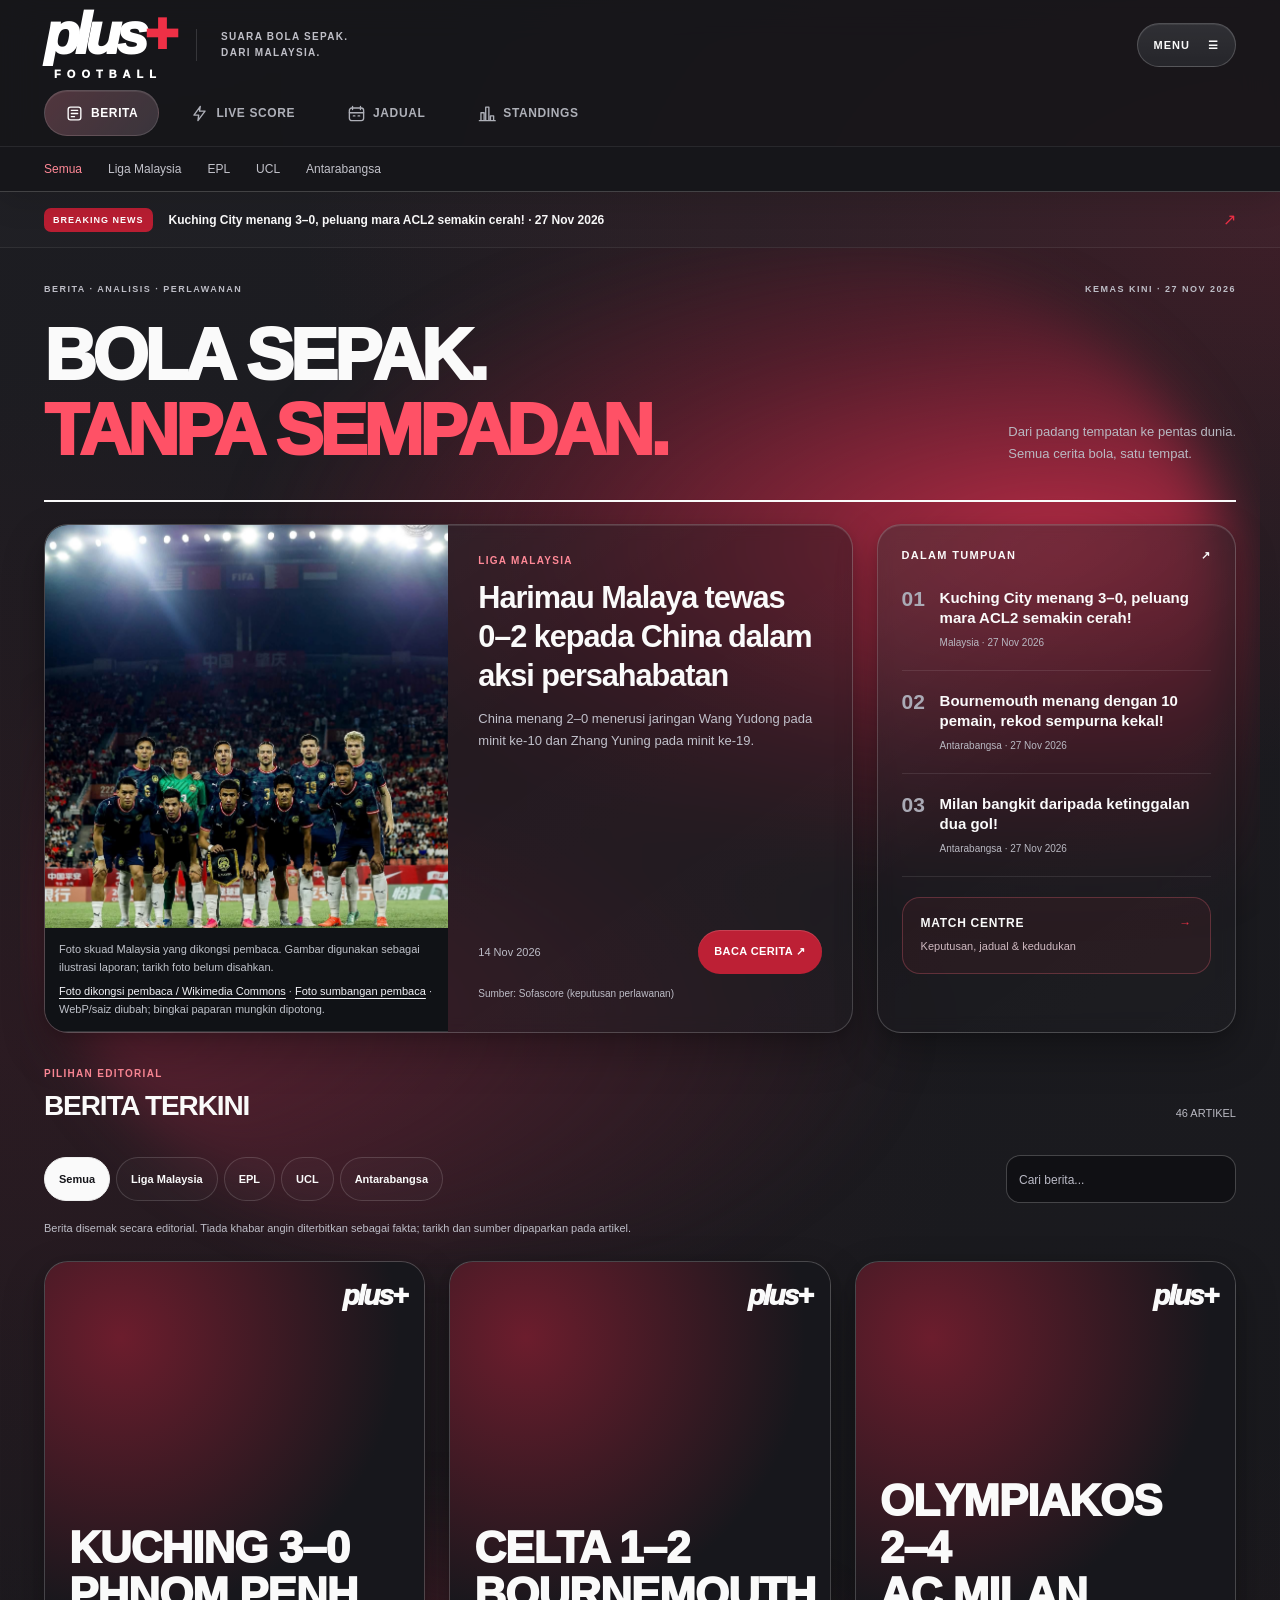
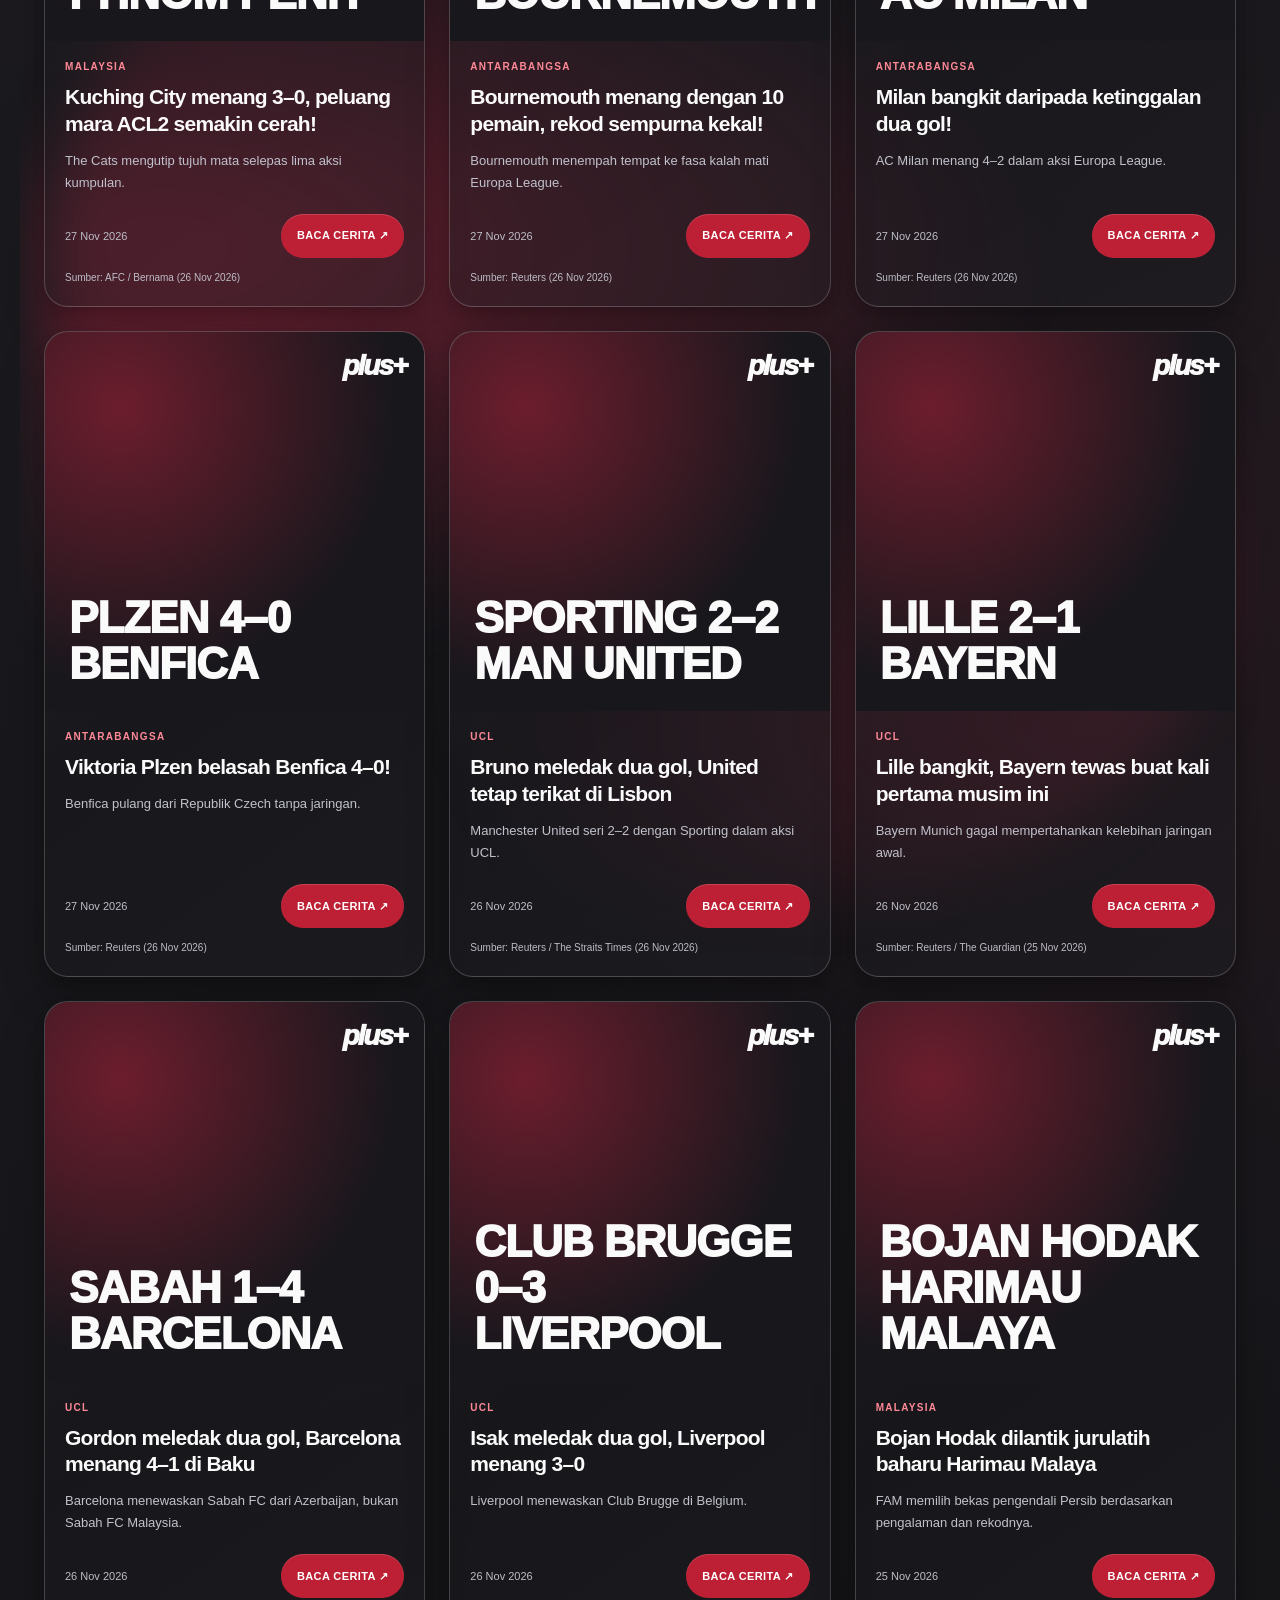
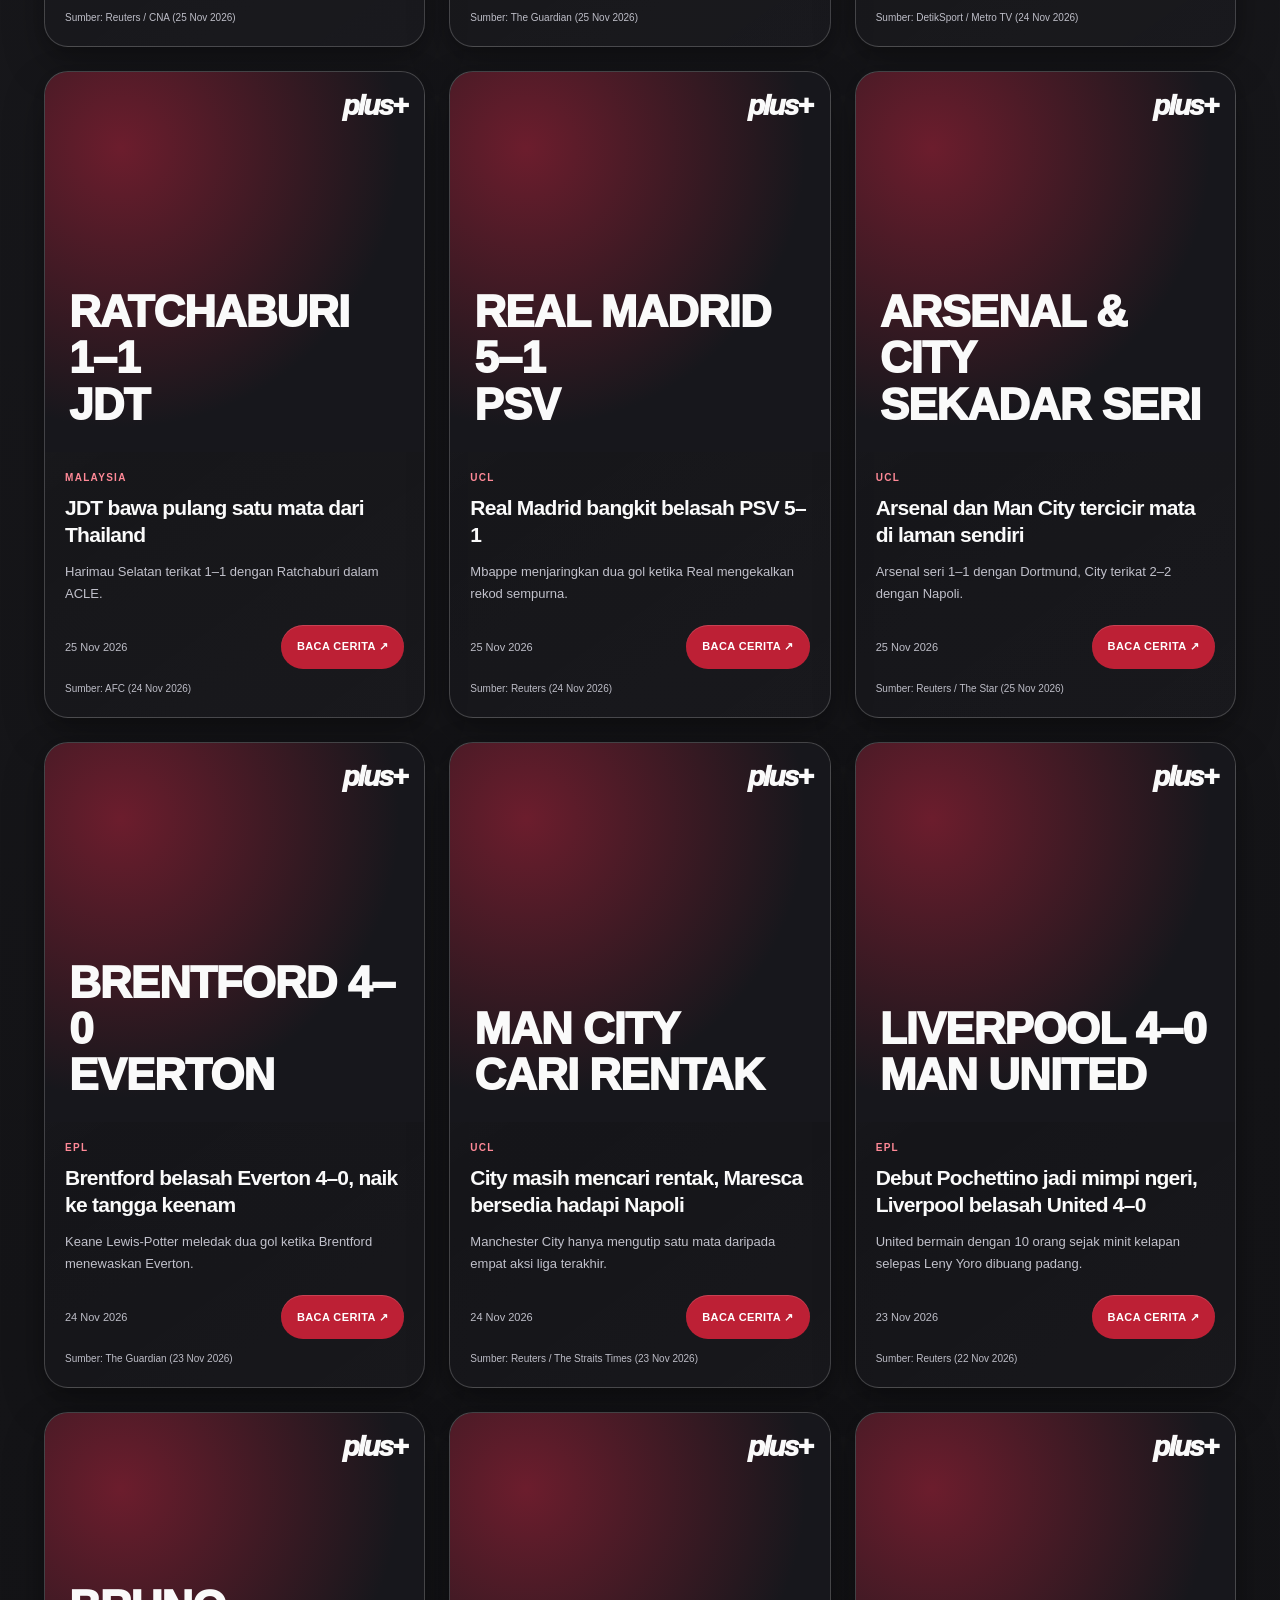
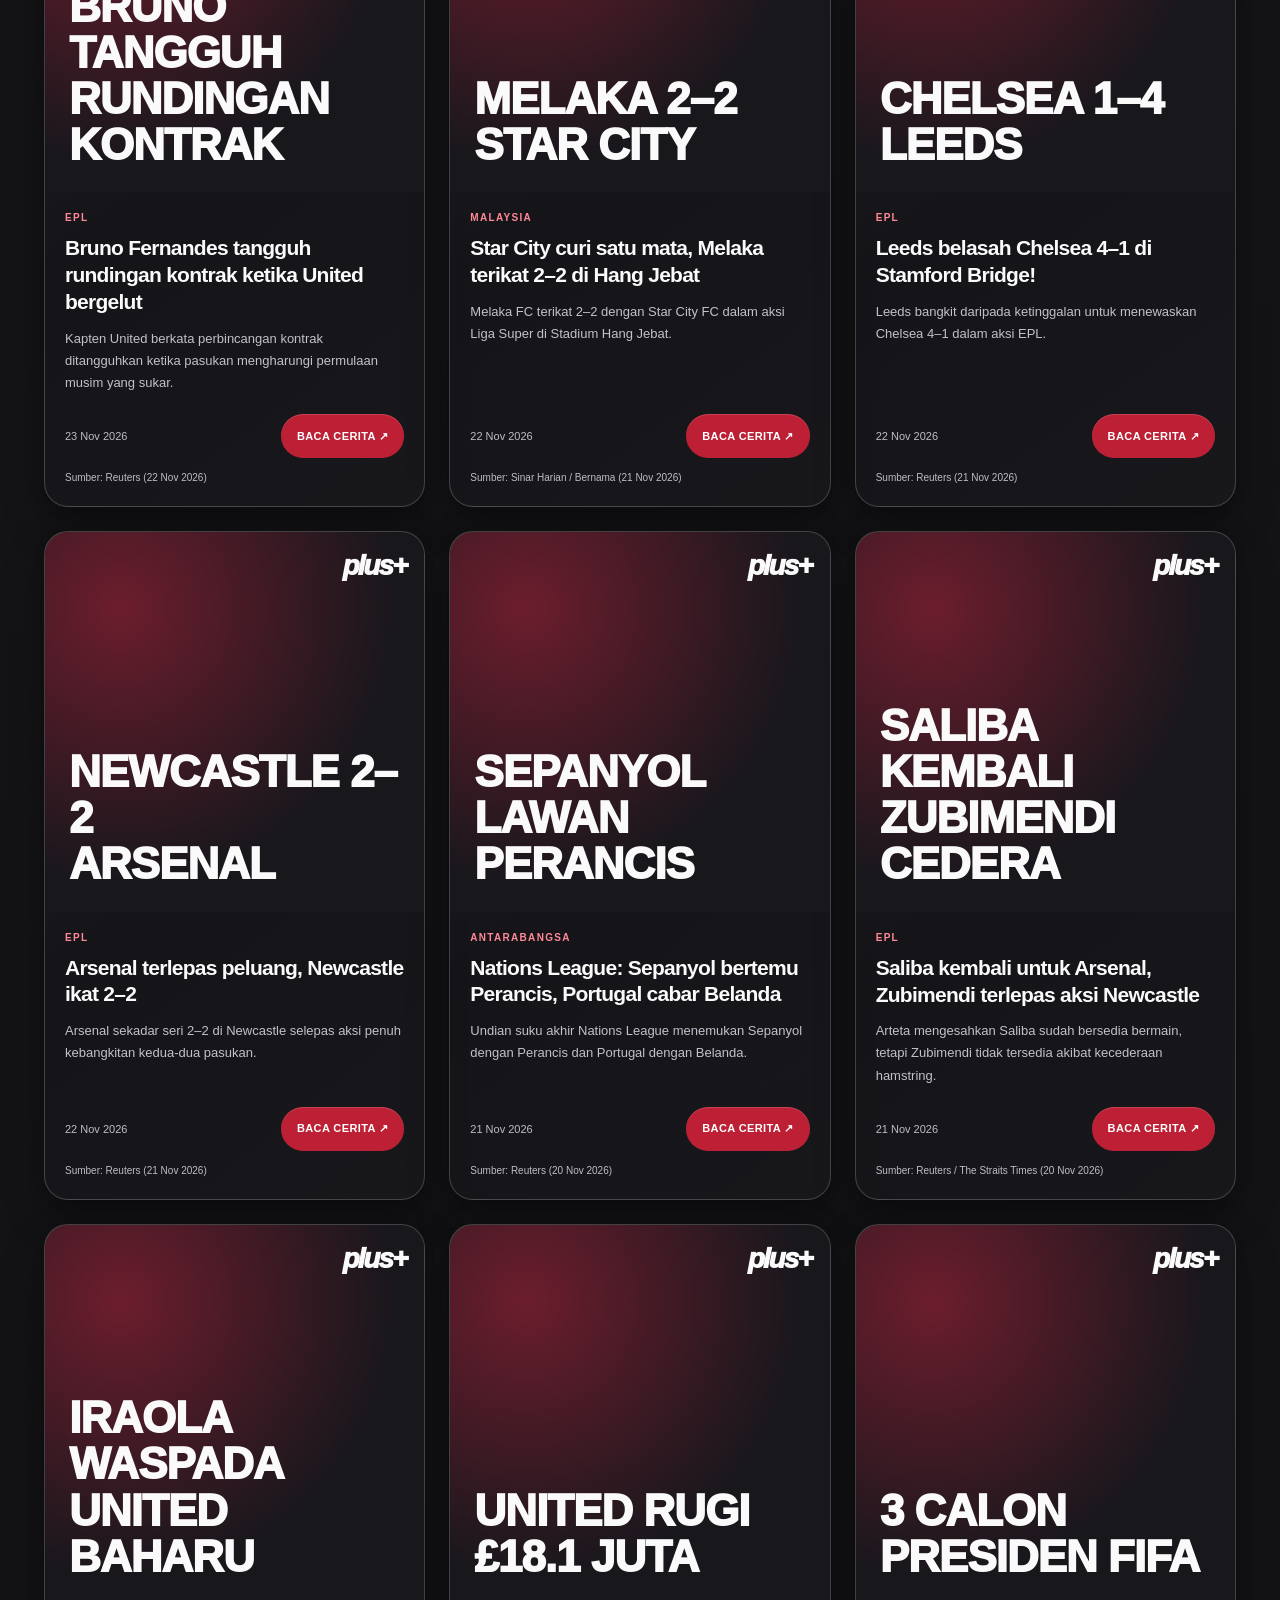
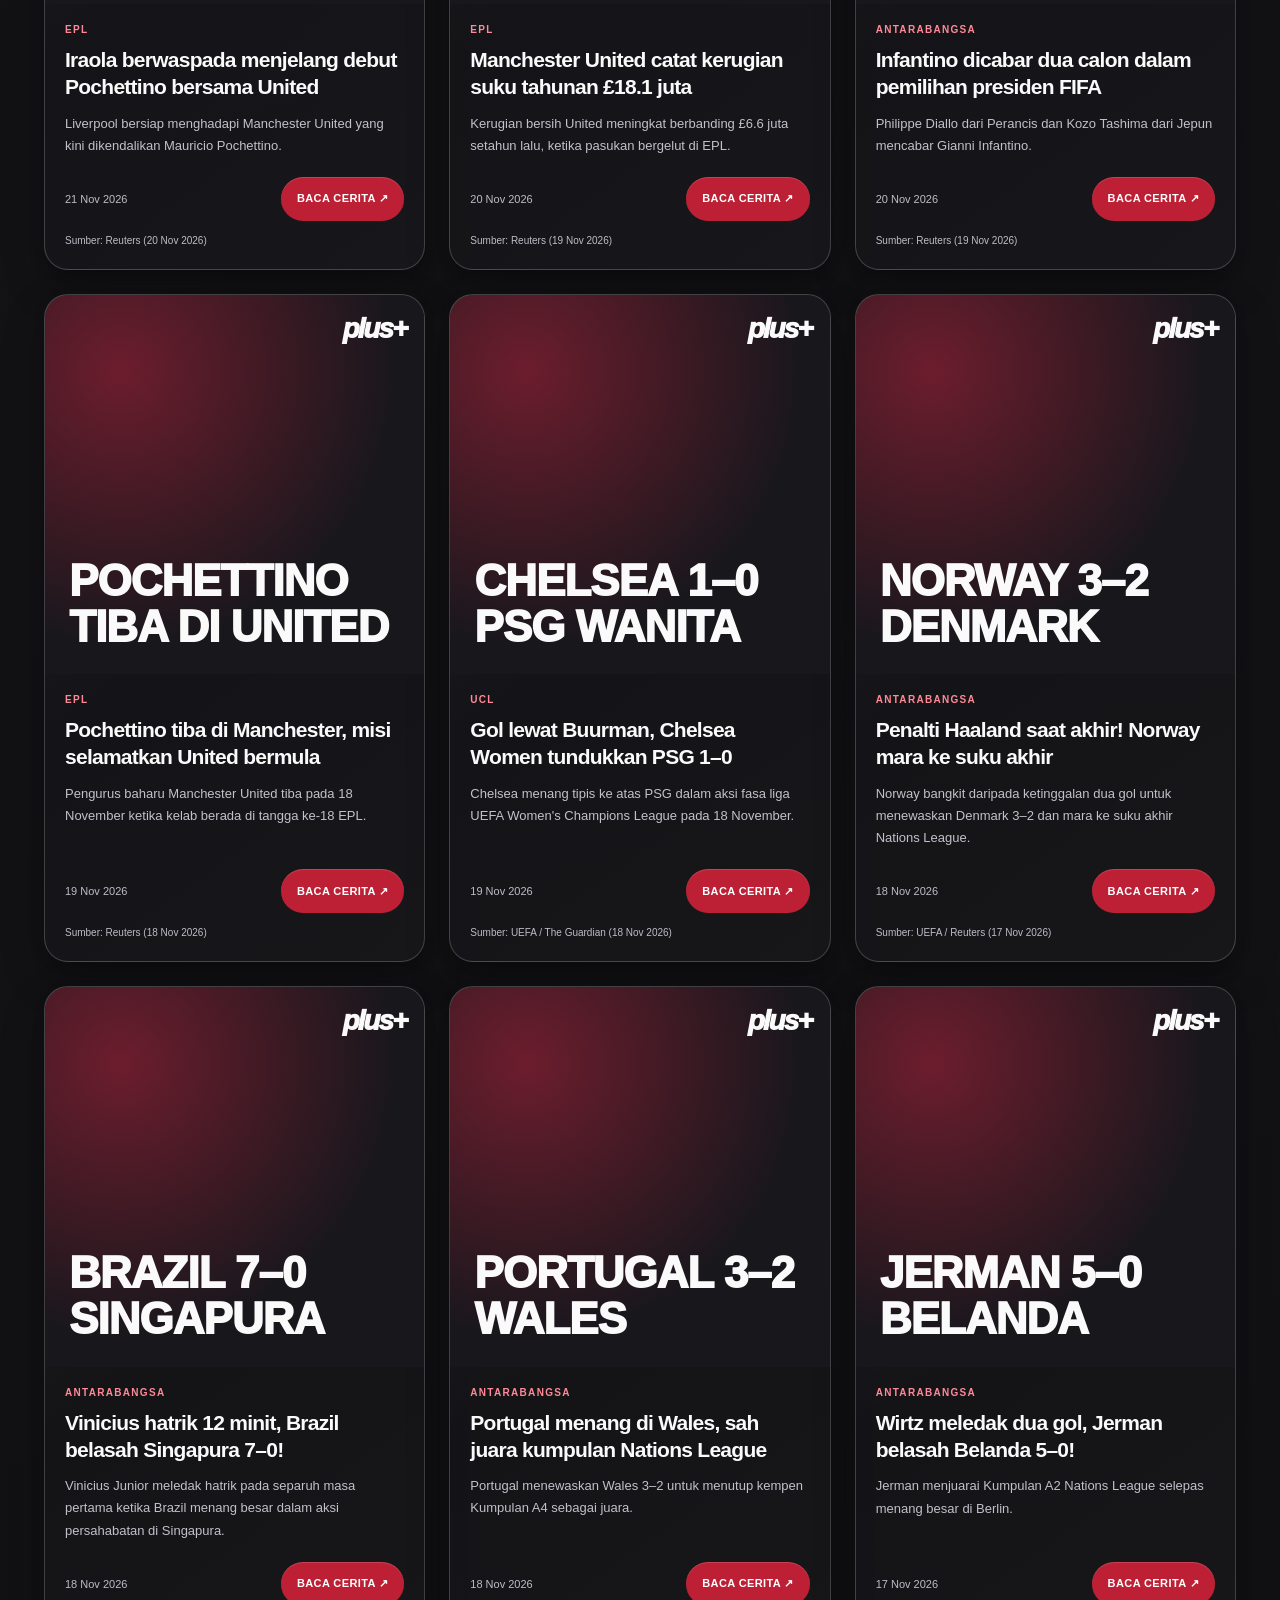
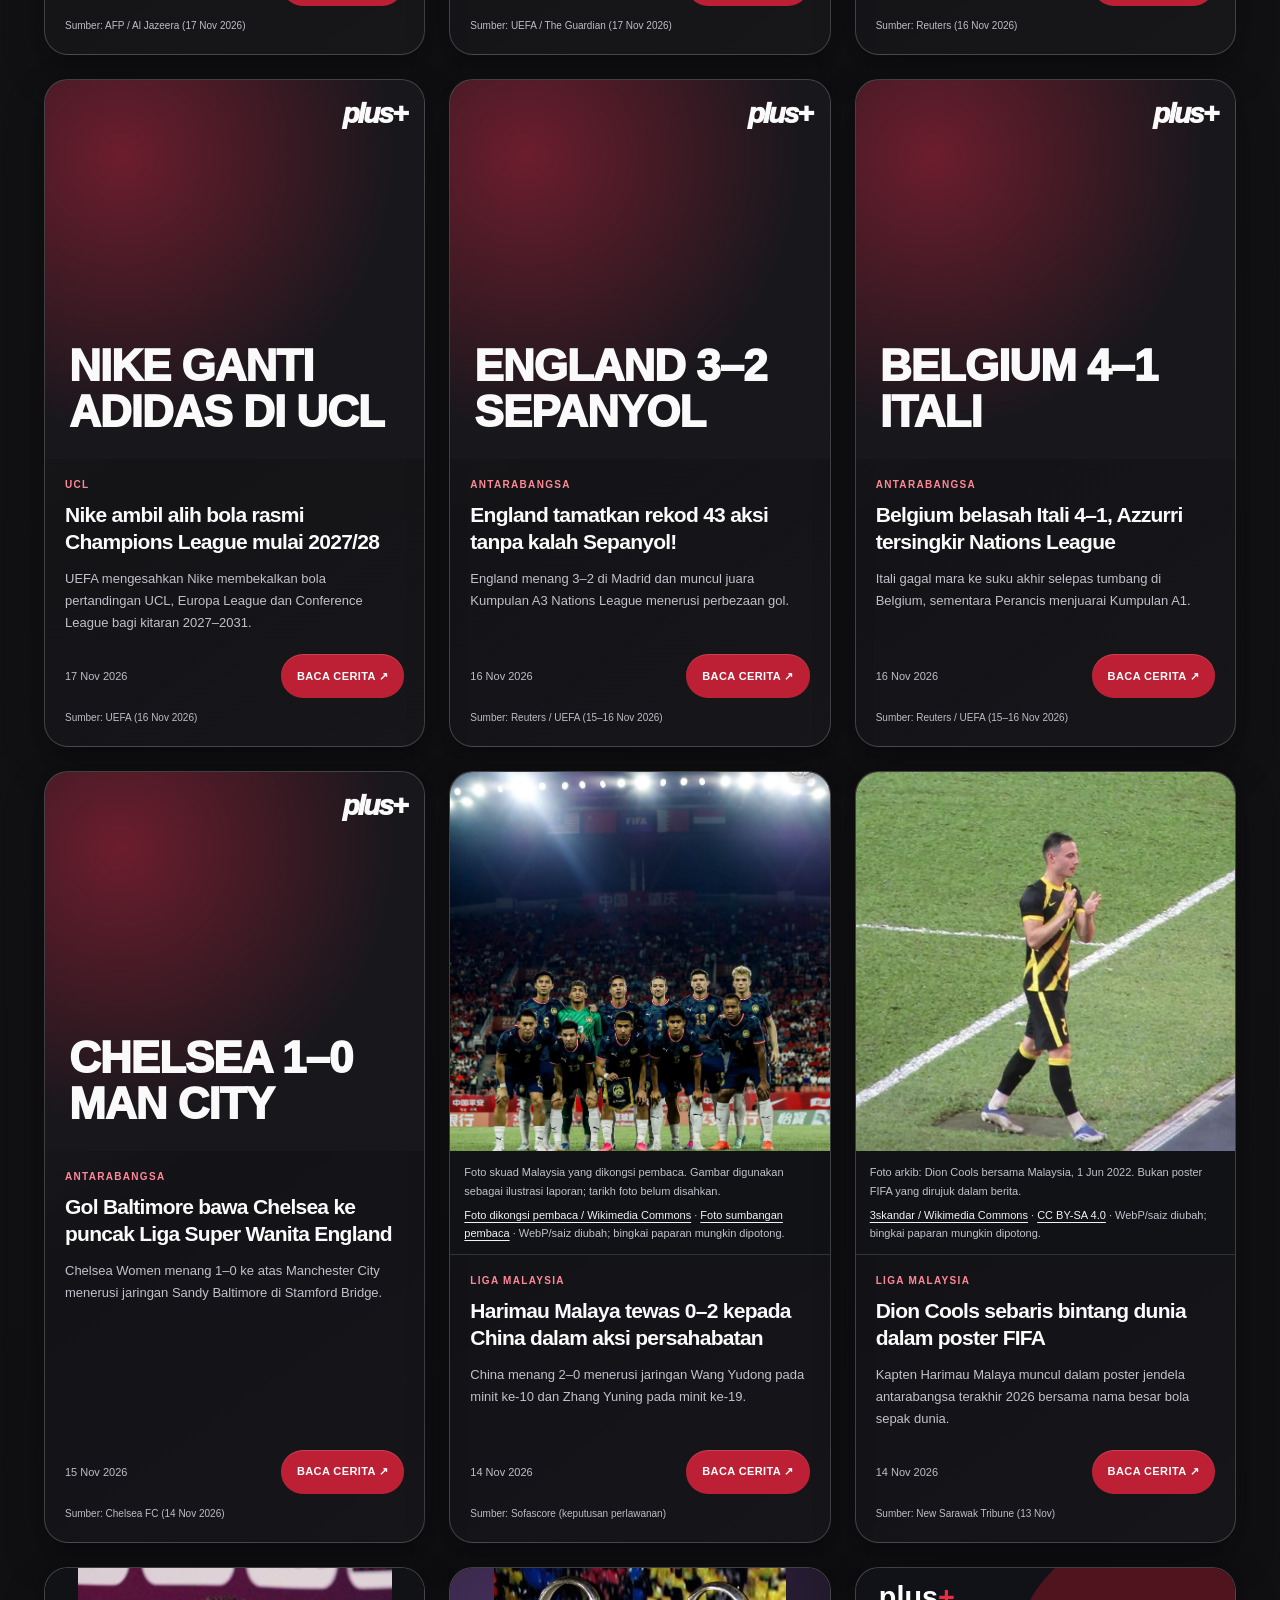
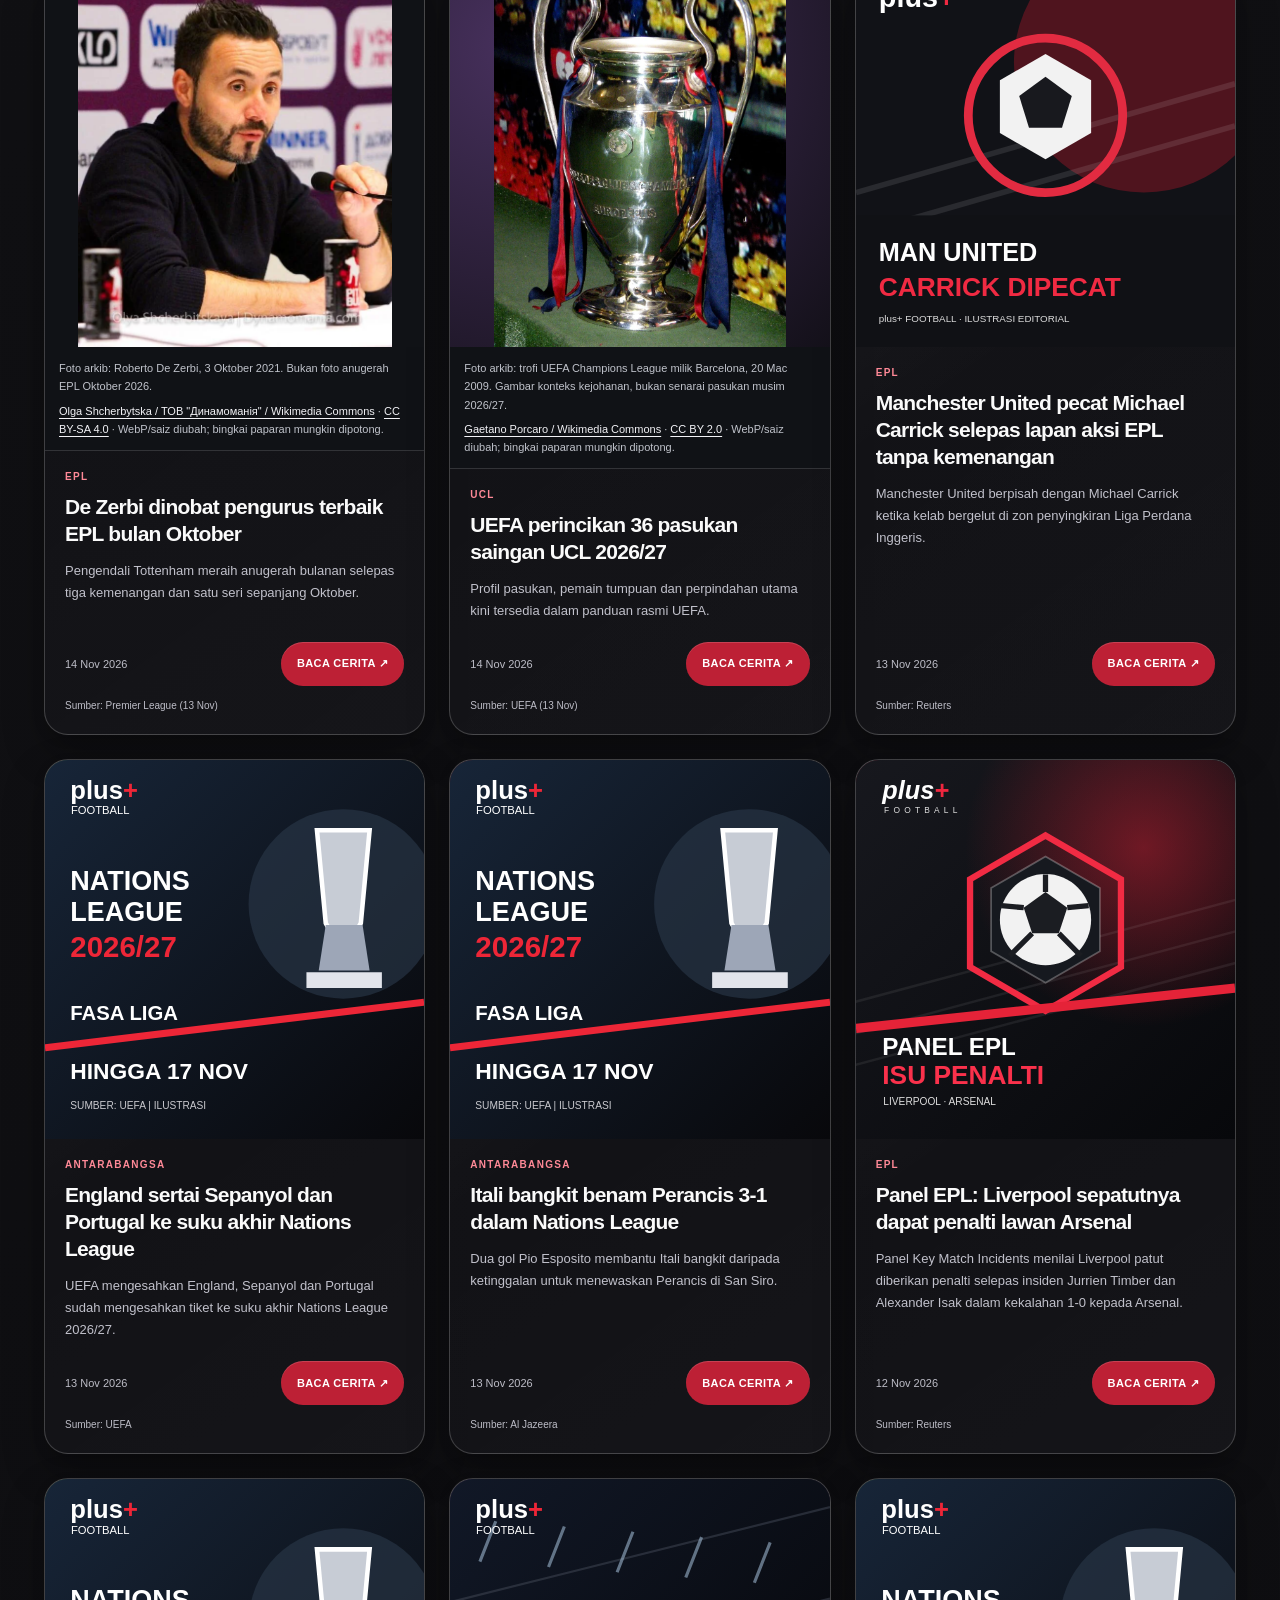
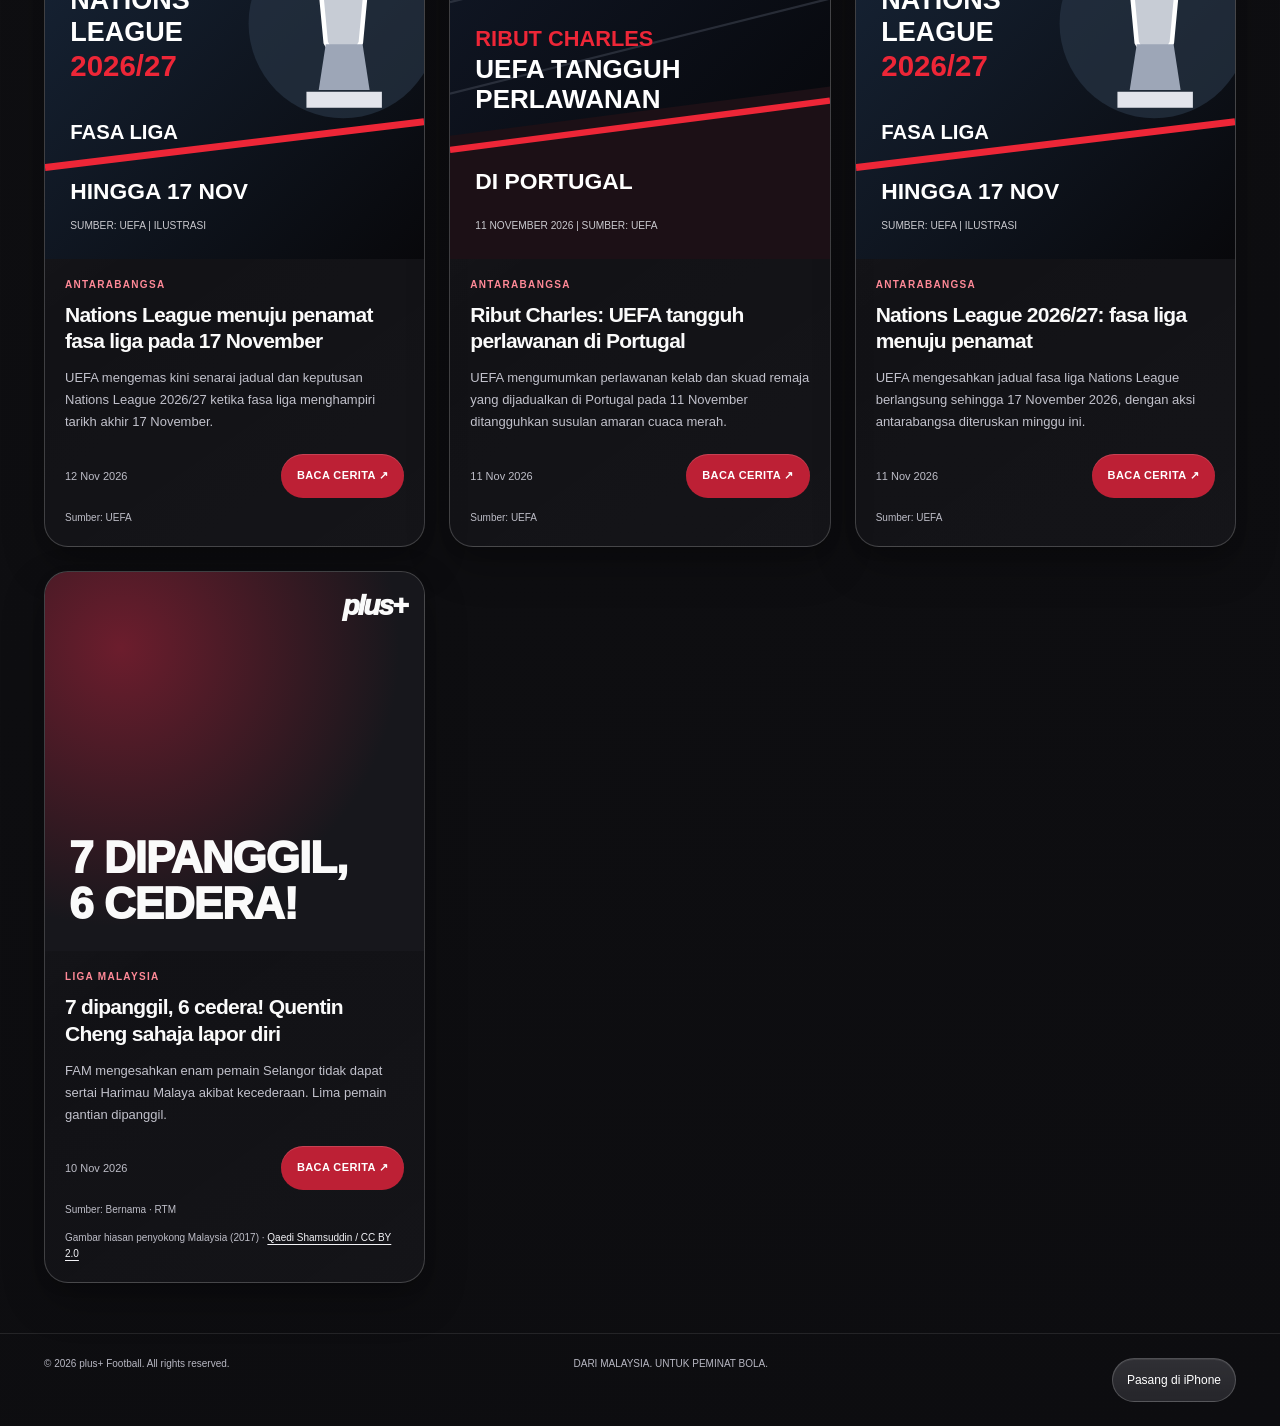
<file: index.html>
<!doctype html>
<html lang="ms">
<head>
<meta charset="utf-8">
<meta name="viewport" content="width=device-width, initial-scale=1, viewport-fit=cover">
<meta name="theme-color" content="#0b0b0b">
<meta name="description" content="plus+ Football — portal berita bola sepak Malaysia dan dunia.">
<title>plus+ Football | Berita Bola Sepak</title>
<link rel="stylesheet" href="styles.css">
<link rel="stylesheet" href="liquid-glass.css">
<meta name="plus-deploy-check" content="standings-2026-11-10">
<link rel="manifest" href="manifest.webmanifest?v=plus-football-brand-2">
<meta name="apple-mobile-web-app-capable" content="yes">
<meta name="apple-mobile-web-app-title" content="plus+ Football">
<meta name="apple-mobile-web-app-status-bar-style" content="black-translucent">
<meta name="mobile-web-app-capable" content="yes">
<link rel="apple-touch-icon" type="image/png" sizes="180x180" href="/icons/apple-touch-icon-plus-football-v2.png">
<link rel="icon" type="image/svg+xml" href="icon.svg">
</head>
<body>
<a class="skip-link" href="#main">Langkau ke kandungan</a>
<header class="top">
<div class="wrap head">
<a href="#berita" class="logo" aria-label="plus+ Football, halaman utama">plus<span>+</span>
<small>FOOTBALL</small>
</a>
<span class="brand-note">SUARA BOLA SEPAK.<br>DARI MALAYSIA.</span>
<div class="quick-nav">
<button id="menuToggle" class="menu-toggle" type="button" aria-expanded="false" aria-controls="quickMenu">MENU <span aria-hidden="true">☰</span>
</button>
<div id="quickMenu" class="quick-menu" hidden>
<a href="#statistik">Cari pemain</a>
<a href="#tentang">Tentang kami</a>
<a href="#berita">Semua berita</a>
<a href="#tentang" data-install-guide>Pasang di iPhone</a>
</div>
</div>
</div>
<nav class="primary-nav wrap" aria-label="Navigasi utama">
<a href="#berita" data-view="berita"><svg class="nav-icon" aria-hidden="true" viewBox="0 0 24 24" fill="none" stroke="currentColor" stroke-width="1.7" stroke-linecap="round" stroke-linejoin="round"><rect x="4" y="4" width="16" height="16" rx="3"/><path d="M8 8h8M8 12h8M8 16h4"/></svg>BERITA</a>
<a href="#skor" data-view="skor"><svg class="nav-icon" aria-hidden="true" viewBox="0 0 24 24" fill="none" stroke="currentColor" stroke-width="1.7" stroke-linecap="round" stroke-linejoin="round"><path d="m13 3-8 11h6l-1 7 9-12h-7z"/></svg>
<span class="status-dot" aria-hidden="true">
</span>LIVE SCORE</a>
<a href="#perlawanan" data-view="perlawanan"><svg class="nav-icon" aria-hidden="true" viewBox="0 0 24 24" fill="none" stroke="currentColor" stroke-width="1.7" stroke-linecap="round" stroke-linejoin="round"><rect x="3" y="5" width="18" height="16" rx="3"/><path d="M7 3v4m10-4v4M3 11h18M8 15h2m4 0h2"/></svg>JADUAL</a>
<a href="#kedudukan" data-view="kedudukan"><svg class="nav-icon" aria-hidden="true" viewBox="0 0 24 24" fill="none" stroke="currentColor" stroke-width="1.7" stroke-linecap="round" stroke-linejoin="round"><path d="M5 21V11h4v10m2 0V4h4v17m2 0v-6h4v6M3 21h20"/></svg>STANDINGS</a>
</nav>
<nav class="category-nav" aria-label="Kategori berita">
<div class="wrap">
<a href="#berita" data-nav="Semua">Semua</a>
<a href="#berita" data-nav="Liga Malaysia">Liga Malaysia</a>
<a href="#berita" data-nav="EPL">EPL</a>
<a href="#berita" data-nav="UCL">UCL</a>
<a href="#berita" data-nav="Antarabangsa">Antarabangsa</a>
</div>
</nav>
</header>
<div class="app-scroll" id="appScroll" tabindex="0" role="region" aria-label="Kandungan plus+ Football">
<div class="ticker">
<div class="wrap">
<span class="breaking-label">BREAKING NEWS</span>
<button id="breakingStory" type="button">Memuatkan berita editorial…</button>
<span class="ticker-arrow" aria-hidden="true">↗</span>
</div>
</div>
<main class="wrap" id="main">
<div class="ambient-lights" aria-hidden="true"></div>
<div class="pwa-notice" id="connectionNotice" role="status" aria-live="polite" hidden><p id="connectionMessage"></p><button type="button" id="connectionReload">Muat semula</button></div>
<div class="pwa-notice" id="updateNotice" role="status" aria-live="polite" hidden><p>Versi baharu plus+ Football tersedia.</p><button type="button" id="applyUpdate">Kemas kini sekarang</button></div>
<section class="hero" id="homeLead" aria-labelledby="homeTitle">
<div class="edition-line">
<span>BERITA · ANALISIS · PERLAWANAN</span>
<span id="editionDate">
</span>
</div>
<div class="hero-heading">
<h1 id="homeTitle">BOLA SEPAK.<br>
<span>TANPA SEMPADAN.</span>
</h1>
<p>Dari padang tempatan ke pentas dunia.<br>Semua cerita bola, satu tempat.</p>
</div>
<div class="lead-layout">
<div id="featuredStory">
</div>
<aside class="briefs">
<div class="mini-heading">DALAM TUMPUAN <span aria-hidden="true">↗</span>
</div>
<div id="headlineBriefs">
</div>
<a class="brief-link" href="#skor">MATCH CENTRE <span aria-hidden="true">→</span>
<small>Keputusan, jadual &amp; kedudukan</small>
</a>
</aside>
</div>
</section>
<section id="berita" class="page-panel">
<div class="section-heading">
<div>
<span class="eyebrow">PILIHAN EDITORIAL</span>
<h2 class="section-title">BERITA TERKINI</h2>
</div>
<span class="section-count" id="storyCount">
</span>
</div>
<div class="bar">
<div class="filters" id="filters" aria-label="Kategori berita">
</div>
<input class="search" id="search" type="search" placeholder="Cari berita..." aria-label="Cari berita">
</div>
<p class="standings-note editorial-note">Berita disemak secara editorial. Tiada khabar angin diterbitkan sebagai fakta; tarikh dan sumber dipaparkan pada artikel.</p>
<div class="grid" id="articles">
</div>
<div class="empty" id="empty" hidden>Tiada berita dijumpai. Cuba kata kunci lain.</div>
</section>
<section id="skor" class="page-panel">
<div class="mc-heading"><div><span class="eyebrow">PLUS+ FOOTBALL · MATCHDAY</span><h2 class="section-title">MATCH <span>CENTRE</span></h2></div><span class="mc-coverage">DATA TERHAD</span></div>
<p class="panel-intro">Perlawanan pilihan anda, dalam waktu Malaysia. Sampel percuma mungkin lewat atau tidak lengkap; bukan feed langsung masa nyata.</p>
<div class="mc-shell">
<div class="mc-toolbar" id="clubMatchToolbar"><div class="mc-date-control"><label for="matchDate">Tarikh perlawanan · MYT</label><div class="mc-date-row"><button type="button" id="matchPrev" aria-label="Hari sebelumnya">←</button><input type="date" id="matchDate"><button type="button" id="matchNext" aria-label="Hari berikutnya">→</button><button type="button" id="matchToday">HARI INI</button></div></div><div class="mc-source-control"><label for="matchSource">Sumber data</label><select id="matchSource"><option value="sports">TheSportsDB · sampel percuma</option><option value="api">API-Football · semakan manual</option></select></div></div>
<div class="mc-leagues standings-tabs" role="group" aria-label="Liga untuk skor"><button type="button" aria-pressed="false" data-score="4328">EPL</button><button type="button" aria-pressed="false" data-score="4480">UCL</button><button type="button" aria-pressed="false" data-score="4792">LIGA SUPER</button><button type="button" aria-pressed="false" data-score="international">ANTARABANGSA</button></div>
<div id="clubMatchResults">
<div class="mc-result-bar"><p id="matchSummary" role="status" aria-live="polite">Pilih liga untuk menyemak sampel perlawanan.</p><button type="button" id="matchRefresh" class="mc-refresh">SEMAK SEMULA ↻</button></div>
<div id="scoreContent" class="standings-content" aria-live="polite">Data dimuatkan apabila Match Centre dibuka.</div>
<p class="standings-note">Tarikh menapis sampel TheSportsDB yang sudah dimuatkan, tanpa panggilan API tambahan. Tiada rekod tidak bermaksud tiada perlawanan. Kedudukan liga kekal dalam panel Standings.</p>
<details class="free-api-panel">
<summary>Semak tarikh · API-Football <span aria-hidden="true">＋</span>
</summary>
<div class="eyebrow">API-FOOTBALL · FREE PLAN</div>
<p class="standings-note">Semak perlawanan mengikut tarikh yang dibenarkan pelan percuma. Ini bukan live score penuh. Setiap semakan boleh menggunakan kuota API.</p>
<div class="free-api-controls">
<label for="apiMatchDate">Tarikh sumber API · UTC</label>
<input type="date" id="apiMatchDate" aria-label="Tarikh sumber API dalam UTC">
<button type="button" id="apiMatchCheck" class="pill">SEMAK TARIKH</button>
</div>
<div id="apiMatchResults" aria-live="polite">
</div>
</details>
<p class="standings-note">Sumber TheSportsDB (API percuma). Keputusan mungkin lewat; setiap permintaan liga hanya mengembalikan sebahagian kecil perlawanan. Bukan skor langsung masa nyata.</p>
</div>
<section id="internationalPanel" hidden aria-labelledby="internationalTitle">
<div class="international-heading"><h2 id="internationalTitle">Antarabangsa</h2><button type="button" id="internationalRefresh" class="international-refresh">Kemas kini ↻</button></div>
<div class="international-days" role="group" aria-label="Tarikh perlawanan"><button type="button" data-international-offset="-1">Semalam</button><button type="button" data-international-offset="0">Hari ini</button><button type="button" data-international-offset="1">Esok</button></div>
<div class="international-date-caption" id="internationalDateCaption"></div>
<div class="international-filters"><label><span class="visually-hidden">Cari negara / pasukan</span><input type="search" id="internationalSearch" placeholder="Cari negara / pasukan" maxlength="100"></label><label><span class="visually-hidden">Pertandingan</span><select id="internationalCompetition"><option value="all">Semua pertandingan</option></select></label></div>
<p class="international-coverage-note">Liputan percuma mungkin tidak lengkap.</p>
<p id="internationalCooldown" class="international-cooldown" role="status" hidden></p>
<div id="internationalResults" class="standings-content" aria-live="polite"></div>
<details id="internationalDataSources" class="international-data-sources">
<summary>Data &amp; Sources</summary>
<div id="internationalProvenance" class="mc-provenance"></div>
<div class="international-controls">
<label>Sumber<select id="internationalSource"><option value="api">API-Football · manual</option><option value="sports">TheSportsDB · sampel percuma</option></select></label>
<label>Tarikh sumber · UTC<input type="date" id="internationalQueryDate"></label>
<label>Tarikh lain · MYT<input type="date" id="internationalDate"></label>
<label>Jenis pertandingan<select id="internationalKind"><option value="all">Semua jenis</option><option value="friendlies">Persahabatan</option><option value="qualifiers">Kelayakan</option><option value="tournaments">Kejohanan</option></select></label>
<button type="button" class="pill" id="internationalLoad">Muat tarikh sumber</button>
</div>
<p id="internationalDataCooldown" class="international-cooldown" role="status" hidden></p>
<p class="standings-note">Muatan baharu boleh menggunakan kuota. Tiada muatan automatik; cubaan API-Football dikongsi dengan semakan liga dan dijarakkan sekurang-kurangnya 60 saat.</p>
<p id="internationalCoverage" class="standings-note">Carian dan penapis hanya menapis data tersedia. Satu hari MYT boleh merentasi dua tarikh sumber UTC; tiada pertanyaan tambahan dibuat secara automatik.</p>
<a href="https://www.fifa.com/" class="mc-official" target="_blank" rel="noopener noreferrer">SEMAK SUMBER RASMI FIFA ↗</a>
</details>
</section>
</div>
</section>
<section id="perlawanan" class="page-panel">
<h2 class="section-title">PERLAWANAN MINGGU INI</h2>
<div class="standings-panel">
<div class="eyebrow">MINGGU SEMASA · DATA API TERHAD</div>
<div class="standings-tabs" role="group" aria-label="Pilih liga untuk jadual perlawanan">
<button type="button" aria-pressed="true" data-fixture="epl">EPL</button>
<button type="button" aria-pressed="false" data-fixture="ucl">UCL</button>
<button type="button" aria-pressed="false" data-fixture="msl">LIGA SUPER</button>
</div>
<div id="fixturesContent" class="standings-content" aria-live="polite">
</div>
</div>
</section>
<section id="kedudukan" class="page-panel">
<h2 class="section-title">KEDUDUKAN LIGA</h2>
<div class="standings-panel">
<div class="eyebrow">MUSIM 2026/27</div>
<div class="standings-tabs" role="group" aria-label="Pilih pertandingan">
<button type="button" aria-pressed="true" data-league="epl">EPL</button>
<button type="button" aria-pressed="false" data-league="ucl">UCL</button>
<button type="button" aria-pressed="false" data-league="msl">LIGA SUPER</button>
</div>
<div id="standingsContent" class="standings-content" aria-live="polite">
</div>
<div class="standings-note">Kedudukan musim 2026/27 ialah snapshot 11 November 2026; semak pautan sumber untuk data terkini.</div>
</div>
</section>
<section id="statistik" class="page-panel">
<h2 class="section-title">STATISTIK PEMAIN</h2>
<div class="standings-panel">
<div class="eyebrow">PROFIL &amp; DATA PEMAIN</div>
<label for="playerName">Cari nama pemain</label>
<div class="bar">
<input id="playerName" class="search" placeholder="Contoh: Danny Welbeck">
<button id="playerSearch" type="button" class="pill">CARI</button>
</div>
<div id="playerResults" class="standings-content" aria-live="polite">Carian percuma terhad; statistik musim penuh belum disediakan.</div>
<p class="standings-note">Sumber: TheSportsDB. Statistik yang tiada tidak akan direka.</p>
</div>
</section>
<section class="about page-panel" id="tentang">
<h2>TENTANG <i>plus+</i> FOOTBALL</h2>
<p>plus+ Football ialah konsep portal media bola sepak dengan identiti visual berani, ringkas dan mudah dibaca. Fokus kepada isu tempatan, EPL, Liga Juara-Juara dan bola sepak antarabangsa.</p>
<p>Artikel yang diterbitkan disertakan tarikh dan rujukan sumber. Kandungan baharu dikemas kini selepas semakan editorial.</p>
<details class="install-guide" id="installGuide">
<summary>Pasang plus+ Football di iPhone</summary>
<p>Buka laman ini dalam Safari, kemudian:</p>
<ol><li>Tekan butang <strong>Kongsi</strong> (kotak dengan anak panah ke atas).</li><li>Pilih <strong>Add to Home Screen / Tambah ke Skrin Utama</strong>. Jika tersedia, aktifkan <strong>Open as Web App</strong>.</li><li>Tekan <strong>Add / Tambah</strong>. Buka melalui ikon plus+ pada Skrin Utama.</li></ol>
<p>Berita tersimpan boleh dibaca di luar talian selepas muatan pertama selesai. Skor, jadual API dan carian pemain memerlukan internet. iPhone boleh memadam storan laman; akses offline tidak dijamin.</p>
<p id="standaloneStatus" hidden>Aplikasi sedang dibuka dalam mod standalone.</p>
</details>
</section>
</main>
<footer class="footer">
<div class="wrap">
<span>© <span id="year">
</span> plus+ Football. All rights reserved.</span>
<span>DARI MALAYSIA. UNTUK PEMINAT BOLA.</span>
<button type="button" id="installButton" class="install-button">Pasang di iPhone</button>
</div>
</footer>
</div>
<div class="modal" id="modal" role="dialog" aria-modal="true" aria-labelledby="modalTitle">
<div class="modal-inner" tabindex="-1">
<button class="close" id="close" aria-label="Tutup artikel">×</button>
<div class="cat" id="modalCat">
</div>
<h2 id="modalTitle">
</h2>
<div class="meta" id="modalMeta">
</div>
<div id="modalMedia" hidden></div>
<div class="notice" id="articleNotice">KANDUNGAN DEMO — gantikan dengan laporan yang disahkan sebelum penerbitan.</div>
<div id="modalText">
</div>
</div>
</div>
<script src="match-data.js" defer></script>
<script src="match-centre.js" defer></script>
<script src="football-client.js" defer></script>
<script src="international-data.js" defer></script>
<script src="international-centre.js" defer></script>
<script src="app.js" defer>
</script>
<script src="pwa.js" defer></script>
</body>
</html>
</file>
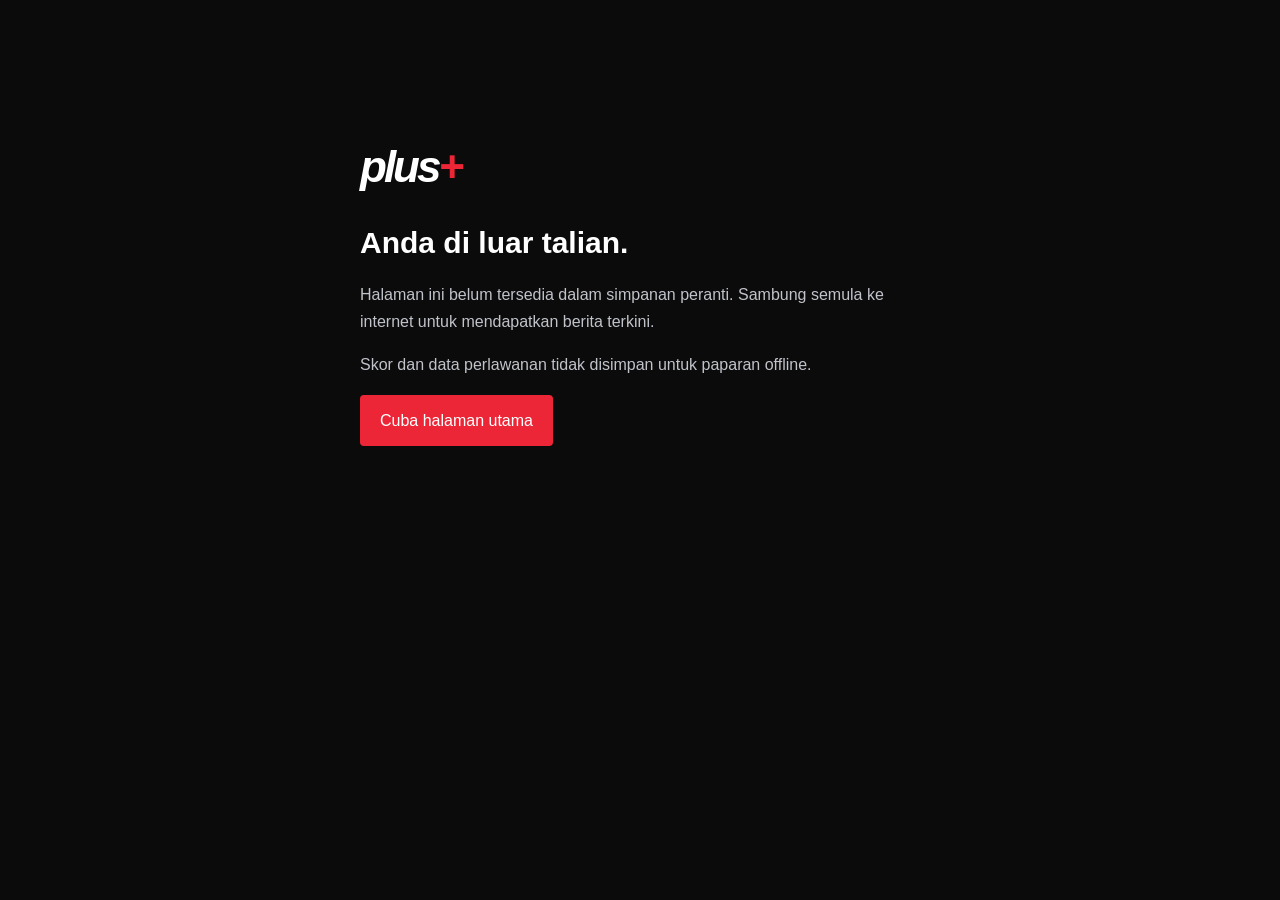
<file: offline.html>
<!doctype html>
<html lang="ms">
<head>
<meta charset="utf-8">
<meta name="viewport" content="width=device-width,initial-scale=1,viewport-fit=cover">
<meta name="theme-color" content="#0b0b0b">
<title>Di luar talian | plus+ Football</title>
<style>body{margin:0;background:#0b0b0b;color:#fff;font:16px/1.7 -apple-system,BlinkMacSystemFont,"Segoe UI",sans-serif;padding:calc(40px + env(safe-area-inset-top)) max(24px,env(safe-area-inset-right)) calc(40px + env(safe-area-inset-bottom)) max(24px,env(safe-area-inset-left))}main{max-width:560px;margin:10vh auto}strong{font-size:44px;font-style:italic;letter-spacing:-3px}strong span{color:#ed2637}h1{font-size:30px;line-height:1.2}p{color:#c1c3ca}a{display:inline-block;min-height:44px;box-sizing:border-box;background:#ed2637;color:#fff;padding:12px 20px;text-decoration:none;border-radius:4px}a:focus-visible{outline:3px solid white;outline-offset:4px}</style>
</head>
<body><main><strong>plus<span>+</span></strong><h1>Anda di luar talian.</h1><p>Halaman ini belum tersedia dalam simpanan peranti. Sambung semula ke internet untuk mendapatkan berita terkini.</p><p>Skor dan data perlawanan tidak disimpan untuk paparan offline.</p><a href="/">Cuba halaman utama</a></main></body>
</html>
</file>
<file: styles.css>
:root{color-scheme:dark;--bg:#0c0d10;--panel:#15171c;--red:#ed2637;--text:#f5f5f3;--muted:#a6a9b2;--line:#2b2e35;font-family:-apple-system,BlinkMacSystemFont,"Segoe UI",Arial,sans-serif}
*{box-sizing:border-box}
html{scroll-behavior:smooth;scroll-padding-top:180px}
body{margin:0;background:var(--bg);color:var(--text)}
button,input{font:inherit}
button,a,input{touch-action:manipulation}
button,a{ -webkit-tap-highlight-color:transparent}
button{cursor:pointer}
a{color:inherit;text-decoration:none}
button{color:inherit}
button:focus-visible,a:focus-visible,input:focus-visible,summary:focus-visible{outline:3px solid #ff6977;outline-offset:4px}
[hidden]{display:none!important}
.wrap{width:100%;max-width:1240px;margin:auto;padding-inline:24px;min-width:0}
.skip-link{position:fixed;top:-100px;left:16px;z-index:100;background:#fff;color:#111;padding:14px}
.skip-link:focus{top:12px}
.top{position:sticky;top:0;z-index:20;background:#0c0d10f5;border-bottom:1px solid var(--line);padding-top:env(safe-area-inset-top)}
.head{height:94px;display:flex;align-items:center;gap:24px}
.logo{display:block;font-size:58px;font-weight:950;font-style:italic;letter-spacing:-5px;line-height:.8;min-height:60px}
.logo span{color:var(--red)}
.logo small{display:block;letter-spacing:6px;font-size:11px;font-style:normal;text-align:center;margin-top:12px}
.brand-note{font-size:10px;font-weight:800;letter-spacing:1.3px;line-height:1.6;color:var(--muted);border-left:1px solid var(--line);padding-left:24px}
.quick-nav{margin-left:auto;position:relative}
.menu-toggle{background:transparent;border:1px solid #383c44;border-radius:3px;min-height:44px;padding:0 16px;font-size:11px;font-weight:800;letter-spacing:1px;display:flex;gap:18px;align-items:center}
.quick-menu{position:absolute;right:0;top:54px;background:#202329;border:1px solid #3b3e47;width:240px;padding:8px;box-shadow:0 20px 50px #0009}
.quick-menu a{display:block;padding:16px;border-bottom:1px solid var(--line);font-size:14px}
.quick-menu a:hover{background:#2b2e35}
.primary-nav{display:flex;gap:32px;align-items:center;overflow-x:auto;scrollbar-width:none}
.primary-nav a{display:flex;align-items:center;gap:7px;min-height:48px;white-space:nowrap;font-size:12px;font-weight:850;letter-spacing:.6px;border-bottom:3px solid transparent}
.primary-nav a[aria-current=page]{border-bottom-color:var(--red);color:#fff}
.primary-nav a:not([aria-current]){color:#aeb0b8}
.status-dot{display:inline-block;width:6px;height:6px;border-radius:50%;background:var(--red)}
.category-nav{background:#15171b;border-top:1px solid #25272e}
.category-nav>.wrap{display:flex;gap:26px;overflow-x:auto;scrollbar-width:none}
.category-nav a{font-size:12px;min-height:44px;display:flex;align-items:center;white-space:nowrap;color:#b7b9c2}
.category-nav a[aria-current=true]{color:#ff6876}
.ticker{border-bottom:1px solid var(--line)}
.ticker>.wrap{display:flex;align-items:center;gap:16px;min-height:55px}
.breaking-label{font-size:9px;font-weight:900;letter-spacing:1px;background:var(--red);padding:7px 9px;flex-shrink:0}
.ticker button{flex:1;min-width:0;min-height:44px;overflow:hidden;text-overflow:ellipsis;white-space:nowrap;text-align:left;background:transparent;border:0;padding:0;font-size:12px;font-weight:650}
.ticker-arrow{color:var(--red)}
.hero{padding-top:28px}
.edition-line{display:flex;justify-content:space-between;gap:12px;font-size:9px;letter-spacing:1.5px;font-weight:700;color:var(--muted)}
.hero-heading{display:flex;align-items:flex-end;justify-content:space-between;gap:28px;padding:22px 0 30px}
.hero h1{font-size:clamp(38px,5.8vw,72px);line-height:.99;letter-spacing:-3px;font-weight:950;margin:0}
.hero h1 span{color:var(--red)}
.hero-heading>p{font-size:13px;line-height:1.7;color:var(--muted);margin:0 0 3px}
.lead-layout{display:grid;grid-template-columns:minmax(0,2.25fr) minmax(230px,1fr);gap:28px;border-top:2px solid var(--text);padding-top:22px}
.featured-story{display:grid;grid-template-columns:minmax(0,1fr) minmax(0,1fr);background:var(--panel);height:100%;border:1px solid var(--line)}
.art{aspect-ratio:1/1;position:relative;overflow:hidden;display:flex;align-items:flex-end;padding:24px;background:radial-gradient(ellipse at 20% 20%,#6c1d2d,#17171c 65%);min-width:0}
.art img{position:absolute;inset:0;width:100%;height:100%;object-fit:contain}
.art.has-photo img{object-fit:cover}
.art-logo{position:absolute;right:18px;top:18px;font-weight:950;font-style:italic;font-size:28px;letter-spacing:-2px}
.art>strong{white-space:pre-line;font-size:clamp(25px,3.5vw,44px);font-weight:950;line-height:1.05;letter-spacing:-1px}
.art.blue{background:radial-gradient(circle at 20% 20%,#283953,#11151b)}
.art.purple{background:radial-gradient(circle at 20% 20%,#48315e,#131019)}
.art.green{background:radial-gradient(circle at 20% 20%,#285849,#111a18)}
.art.gold{background:radial-gradient(circle at 20% 20%,#62511d,#181710)}
.body{padding:20px;display:flex;flex-direction:column;align-items:flex-start;min-width:0}
.featured-story .body{justify-content:center;padding:28px}
.cat,.eyebrow{font-size:10px;letter-spacing:1.3px;color:#ff6573;font-weight:850;text-transform:uppercase}
.body h2{font-size:21px;line-height:1.28;margin:12px 0;letter-spacing:-.5px}
.featured-story h2{font-size:clamp(23px,2.4vw,32px)}
.body>p{font-size:13px;line-height:1.7;color:#adb0b9;margin:0 0 20px}
.meta{font-size:11px;color:var(--muted);display:flex;width:100%;align-items:center;gap:12px;justify-content:space-between;margin-top:auto}
.pill{display:inline-flex;align-items:center;justify-content:center;background:var(--red);border:0;color:#fff;border-radius:3px;min-height:44px;padding:12px 16px;font-weight:800;font-size:11px;letter-spacing:.4px;white-space:nowrap}
.pill:hover{background:#cb192a}
.source,.photo-credit{font-size:10px;line-height:1.6;color:#aeb0b9;margin-top:12px}
.photo-credit a,.source a{color:#fff;text-decoration:underline}
.briefs{min-width:0}
.mini-heading{display:flex;justify-content:space-between;font-size:11px;letter-spacing:1.3px;font-weight:850;padding-bottom:6px}
.brief-item{padding:20px 0;border-bottom:1px solid var(--line);display:grid;grid-template-columns:28px minmax(0,1fr);gap:10px}
.brief-index{font-size:21px;font-weight:900;color:#727782;line-height:1}
.brief-item button{padding:0;border:0;background:transparent;text-align:left;min-height:44px;font-size:15px;font-weight:750;line-height:1.35}
.brief-item small{display:block;font-size:10px;color:var(--muted);margin-top:8px;font-weight:400}
.brief-link{display:block;border:1px solid #69303b;padding:18px;margin-top:20px;font-size:12px;font-weight:850;letter-spacing:.7px;background:#20151a}
.brief-link>span{float:right;color:var(--red)}
.brief-link small{display:block;color:#b4a6ad;font-size:11px;letter-spacing:0;font-weight:400;margin-top:8px}
.page-panel{padding:30px 0 50px;animation:enter .22s ease}
.section-heading{display:flex;align-items:flex-end;justify-content:space-between;gap:12px}
.section-title{font-size:28px;letter-spacing:-1px;line-height:1.1;margin:10px 0 18px;font-weight:900}
.section-title>span{color:#9a9da8}
.section-count{font-size:11px;color:var(--muted);margin-bottom:20px}
.bar{display:flex;gap:14px;align-items:center;justify-content:space-between;flex-wrap:wrap;margin:16px 0}
.filters{display:flex;gap:6px;overflow-x:auto;max-width:100%;scrollbar-width:none}
.filter{background:transparent;border:1px solid var(--line);border-radius:3px;font-size:11px;padding:0 14px;min-height:44px;white-space:nowrap;font-weight:700}
.filter.active{background:#eee;color:#111;border-color:#eee}
.search,.free-api-controls input{color:#fff;border:1px solid #41454e;border-radius:3px;background:#111318;padding:12px;min-height:46px;font-size:16px;width:230px;max-width:100%;min-width:0}
.search::placeholder{font-size:12px;color:#a6a9b2}
.editorial-note{font-size:11px!important;margin:12px 0 22px!important}
.grid{display:grid;grid-template-columns:repeat(3,minmax(0,1fr));gap:24px}
.story{border:1px solid var(--line);background:var(--panel);display:flex;flex-direction:column;min-width:0;transition:border-color .18s,transform .18s}
.story:hover{border-color:#646975;transform:translateY(-3px)}
.story .body{flex:1}
.empty{padding:50px 20px;border:1px dashed var(--line);text-align:center;color:var(--muted)}
.standings-panel{border:1px solid var(--line);background:var(--panel);padding:24px}
.standings-tabs{display:flex;gap:8px;overflow-x:auto;margin:20px 0;scrollbar-width:none}
.standings-tabs button{min-height:46px;padding:12px 20px;background:#1e2128;border:1px solid #3a3e48;border-radius:3px;white-space:nowrap;font-size:12px;font-weight:800}
.standings-tabs button[aria-pressed=true]{background:var(--red);border-color:var(--red)}
.standings-content{min-width:0;min-height:150px}
.standings-content h3{font-size:22px;letter-spacing:-.5px}
.standings-content p,.panel-intro,.standings-note{font-size:12px;line-height:1.75;color:var(--muted)}
.standings-content>div:has(>.standings-table){overflow-x:auto;max-width:100%}
.standings-table{width:100%;border-collapse:collapse;font-size:13px;margin:20px 0}
.standings-table th,.standings-table td{padding:14px 12px;border-bottom:1px solid #333741;text-align:left}
.standings-table th{font-size:10px;text-transform:uppercase;letter-spacing:.5px;color:#b8bac3;background:#20232a}
.standings-table td:nth-child(2){font-weight:700;overflow-wrap:anywhere}
.standings-table td:last-child{font-weight:800}
.standings-table tr:hover td{background:#ffffff05}
.standings-content .pill{margin:12px 0}
.score-hero{display:grid;grid-template-columns:minmax(0,1fr) minmax(95px,1fr) minmax(0,1fr);gap:12px;align-items:center;text-align:center;border:1px solid #50303b;background:radial-gradient(ellipse at top,#35212d,#14171c 80%);padding:30px 12px;margin:20px 0}
.score-team{display:flex;flex-direction:column;align-items:center;gap:12px;min-width:0}
.score-team img,.score-team>div{width:55px;height:55px;object-fit:contain;font-size:36px}
.score-team strong{font-size:15px;overflow-wrap:anywhere}
.score-centre{display:flex;flex-direction:column;gap:9px}
.score-centre b{font-size:46px;white-space:nowrap;letter-spacing:-1px}
.score-centre span{font-size:9px;color:#ff7180}
.score-centre small{font-size:10px;color:var(--muted)}
.match-detail-btn{min-height:44px;background:#32202a;border:1px solid #653144;padding:10px;border-radius:3px;font-size:11px;white-space:nowrap}
.match-detail{padding:20px!important;background:#22252d}
.match-detail p{font-size:13px;line-height:1.6}
.match-detail small{color:var(--muted)}
.match-stats,.match-timeline{border:1px solid var(--line);padding:18px;margin:20px 0}
.match-stats h3,.match-timeline h3{font-size:15px}
.stat-line{margin:18px 0}
.stat-label{display:flex;justify-content:space-between;font-size:12px;margin-bottom:8px}
.stat-track{height:6px;border-radius:5px;background:#3e424b;display:flex;overflow:hidden}
.stat-track span:first-child{background:var(--red)}
.stat-track span:last-child{background:#afb1b9}
.timeline-event{border-left:2px solid var(--red);background:#20232a;margin:10px 0;padding:12px;display:grid;grid-template-columns:40px minmax(0,1fr);gap:8px;font-size:12px}
.timeline-event>b{color:#ff7582}
.timeline-event p{overflow-wrap:anywhere}
.free-api-panel{border:1px solid #4c343e;background:#20171e;padding:18px;margin:24px 0}
.free-api-panel summary{min-height:44px;cursor:pointer;font-size:13px;font-weight:700;line-height:1.5}
.free-api-panel summary>span{float:right}
.free-api-controls{display:flex;gap:10px;flex-wrap:wrap;margin:15px 0}
.free-api-controls input{flex:1;min-width:160px}
.free-api-controls button:disabled{opacity:.5;cursor:wait}
.api-fixtures-list{max-height:420px;overflow:auto}
.api-fixture{padding:16px 0;border-bottom:1px solid #4b3742;display:flex;flex-direction:column;gap:6px}
.api-fixture strong{font-size:14px}
.api-fixture span{font-size:12px;color:var(--muted)}
.about{line-height:1.8;max-width:760px}
.about p{color:var(--muted)}
.footer{border-top:1px solid var(--line);padding:24px 0 calc(24px + env(safe-area-inset-bottom));font-size:10px;color:var(--muted)}
.footer>.wrap{display:flex;justify-content:space-between;gap:16px;flex-wrap:wrap}
.modal{position:fixed;inset:0;background:#000d;z-index:40;display:none;overflow-y:auto;padding:24px 16px}
.modal.open{display:block}
.modal-inner{background:#17191f;border:1px solid #41454f;max-width:730px;margin:20px auto;padding:32px;position:relative}
.modal h2{font-size:clamp(26px,5vw,42px);letter-spacing:-1px;line-height:1.15}
.modal p{color:#d0d2d9;font-size:15px;line-height:1.85}
.modal p a{color:#ff7a88;text-decoration:underline;overflow-wrap:anywhere}
.modal .meta{justify-content:flex-start}
.close{float:right;min-height:44px;min-width:44px;font-size:28px;background:#2c3039;border:0;border-radius:3px;margin:0 0 12px 12px}
.notice{border-left:3px solid var(--red);background:#31202a;padding:14px;font-size:12px}
.loading-state{padding:20px 0}
.loading-state p{font-size:12px;color:var(--muted)}
.skeleton{height:54px;margin:12px 0;background:linear-gradient(100deg,#22252d 20%,#323641 45%,#22252d 70%);background-size:240% 100%;animation:shimmer 1.4s linear infinite;border-radius:3px}
.skeleton:last-child{width:72%}
.error-state{padding:24px;border:1px solid #75404b;background:#24171c}
.error-state strong{font-size:16px}
.error-state p{color:#c5b5bd}
.error-state button{margin-top:12px}
.empty-state{padding:20px;border:1px dashed #444954}
@keyframes shimmer{to{background-position:-240% 0}
}
@keyframes enter{from{opacity:0;transform:translateY(6px)}
to{opacity:1;transform:none}
}

@media(min-width:1450px){.wrap{max-width:1320px}
}
@media(max-width:1000px){.lead-layout{grid-template-columns:minmax(0,1fr) 260px}
.featured-story{grid-template-columns:1fr}
.featured-story .body{padding:22px}
.featured-story>.art{width:100%}
.brief-item{padding:23px 0}
.grid{gap:18px;grid-template-columns:repeat(2,minmax(0,1fr))}
.hero-heading>p{font-size:12px}
}
@media(max-width:640px){.wrap{padding-inline:16px}
.head{height:79px;gap:18px}
.logo{font-size:46px;letter-spacing:-4px;min-height:50px}
.logo small{font-size:9px;margin-top:10px;letter-spacing:5px}
.brand-note{font-size:8px;padding-left:14px;letter-spacing:.7px}
.menu-toggle{font-size:0;padding:0 12px;gap:0}
.menu-toggle>span{font-size:18px}
.primary-nav{gap:0;justify-content:space-between}
.primary-nav a{font-size:10px;letter-spacing:.2px;min-height:48px}
.category-nav>.wrap{gap:24px}
.category-nav a{font-size:11px}
.ticker>.wrap{gap:10px;min-height:55px}
.breaking-label{font-size:8px;padding:7px}
.ticker button{font-size:11px}
.ticker-arrow{display:none}
.edition-line{font-size:8px;letter-spacing:.7px}
.hero{padding-top:22px}
.hero-heading{padding:20px 0 24px;display:block}
.hero h1{font-size:clamp(35px,9.3vw,55px);letter-spacing:-1.6px}
.hero-heading>p{font-size:12px;margin-top:14px}
.hero-heading>p br{display:none}
.lead-layout{grid-template-columns:1fr;gap:24px;padding-top:16px}
.featured-story{grid-template-columns:1fr}
.featured-story .body{padding:20px}
.featured-story h2{font-size:25px}
.briefs{padding-bottom:6px}
.brief-item{padding:16px 0}
.brief-item button{font-size:14px}
.brief-link{margin-top:16px}
.page-panel{padding-top:24px}
.section-title{font-size:25px}
.section-title>span{display:block;font-size:17px;margin-top:7px}
.section-count{font-size:10px}
.bar{gap:12px}
.search{width:100%}
.filters{width:100%}
.grid{grid-template-columns:1fr;gap:20px}
.story .body h2{font-size:23px}
.standings-panel{padding:16px}
.standings-table{font-size:12px}
.standings-table th,.standings-table td{padding:13px 8px}
.standings-tabs button{padding-inline:17px;font-size:11px}
.standings-content>div:has(>.standings-table){overscroll-behavior-inline:contain}
#scoreContent .standings-table{min-width:510px}
.score-centre b{font-size:34px}
.score-team strong{font-size:12px}
.score-team img,.score-team>div{height:44px;width:44px}
.score-centre small{font-size:9px}
.free-api-panel{padding:14px}
.free-api-controls input{width:100%}
.modal{padding:12px}
.modal-inner{padding:22px;margin:12px auto}
.footer>.wrap{font-size:9px}
.body>p{font-size:13px}
}
@media(prefers-reduced-motion:reduce){html{scroll-behavior:auto}
*,*::before,*::after{animation:none!important;transition:none!important}
}

/* Licensed archive photography: preserve subjects, trophy and source watermark. */
.story-photo,.modal-photo{margin:0;min-width:0;background:#101216}
.story-photo>.art,.modal-photo>.art{width:100%;aspect-ratio:1/1}
.photo-art{background:#101216}
.photo-art.image-failed{background:radial-gradient(ellipse at 20% 20%,#6c1d2d,#17171c 65%)}
.story-photo>.photo-credit,.modal-photo>.photo-credit{margin:0;padding:12px 14px;font-size:11px;line-height:1.65;color:#c0c3cb;overflow-wrap:anywhere;border-bottom:1px solid var(--line)}
.photo-credit a{color:#e4e6ec;text-decoration:underline;text-underline-offset:2px}
.photo-credit span{display:block;margin-bottom:6px}
.modal-photo{margin-top:22px;margin-bottom:22px}
.modal-photo>.art{max-height:560px;aspect-ratio:auto;height:min(80vw,560px)}
.modal-photo>.photo-credit{font-size:12px}
@media(max-width:640px){.modal-photo>.art{height:auto;aspect-ratio:1/1;max-height:none}.story-photo>.photo-credit{font-size:11px;padding:12px}.photo-credit a{overflow-wrap:anywhere}}
/* iPhone PWA: installation, connection state, safe areas and touch controls. */
.pwa-notice{display:flex;align-items:center;justify-content:space-between;gap:14px;border:1px solid #70503b;background:#251e18;padding:14px 16px;margin-top:16px;font-size:12px;line-height:1.6}
.pwa-notice p{margin:0;color:#f3dfc6;flex:1}
.pwa-notice button,.install-button{min-height:44px;padding:10px 14px;background:#252830;color:#fff;border:1px solid #646973;border-radius:3px;font-size:12px;cursor:pointer}
.pwa-notice button:disabled{opacity:.55;cursor:default}
.install-guide{border:1px solid var(--line);background:var(--panel);padding:18px;margin-top:24px;scroll-margin-top:195px}
.install-guide summary{min-height:44px;cursor:pointer;font-size:16px;font-weight:750}
.install-guide ol{padding-left:22px}.install-guide li{padding:8px 0;color:#e0e2e7}
.offline-data>p{padding:18px;border:1px dashed #555b66;color:#d0d3dc}
@supports(padding:max(0px)){.wrap{padding-left:max(24px,env(safe-area-inset-left));padding-right:max(24px,env(safe-area-inset-right))}}
@media(max-width:640px){.pwa-notice{align-items:flex-start;flex-direction:column}.pwa-notice button{width:100%}.install-guide{padding:16px}.category-nav a{font-size:12px}.primary-nav a{font-size:11px}.photo-credit a{display:inline-block;min-height:24px;padding-block:2px}}
@supports(padding:max(0px)){@media(max-width:640px){.wrap{padding-left:max(16px,env(safe-area-inset-left));padding-right:max(16px,env(safe-area-inset-right))}}}
@media(display-mode:standalone){body{min-height:100dvh;overscroll-behavior-y:none}.top{background:#0b0b0b}.footer{padding-bottom:calc(24px + env(safe-area-inset-bottom))}.install-button,[data-install-guide]{display:none}}
/* Phase 4A — source-labelled Match Centre, no invented match data. */
.mc-heading{display:flex;align-items:center;justify-content:space-between;gap:16px}.mc-heading .section-title{font-size:clamp(32px,5vw,52px);letter-spacing:-1.8px;margin:10px 0}.mc-heading .section-title>span{display:inline;color:#fff}.mc-coverage{font-size:9px;letter-spacing:1px;font-weight:800;padding:9px;border:1px solid #65533c;color:#e6c68e;white-space:nowrap}.mc-shell{margin-top:24px;border:1px solid #323640;background:#12151a;padding:24px}.mc-toolbar{display:flex;gap:22px;justify-content:space-between;flex-wrap:wrap}.mc-toolbar label{display:block;font-size:11px;color:#b0b5c0;margin-bottom:9px}.mc-date-row{display:flex;gap:7px;min-width:0}.mc-date-row button,.mc-refresh{min-width:44px;min-height:46px;border:1px solid #434955;background:#20252d;border-radius:4px;color:#fff;padding:10px 13px;font-size:11px;font-weight:800}.mc-date-row input,.mc-source-control select{min-height:46px;padding:10px 12px;font-size:16px;border:1px solid #434955;background:#0e1116;color:#fff;border-radius:4px;min-width:0;color-scheme:dark}.mc-date-row input{width:170px}.mc-source-control select{width:100%;max-width:330px;font-size:14px}.mc-leagues{border-bottom:1px solid var(--line);padding-bottom:18px}.mc-leagues button{min-width:100px}.mc-result-bar{display:flex;align-items:center;justify-content:space-between;gap:12px;margin-bottom:20px}.mc-result-bar p{margin:0;font-size:12px;color:#b4bac6;line-height:1.5}.mc-refresh{white-space:nowrap;flex-shrink:0}.mc-refresh:disabled{opacity:.5;cursor:default}.mc-provenance{display:flex;gap:8px 20px;flex-wrap:wrap;margin:15px 0 24px;color:#a6afbd;font-size:11px;line-height:1.7}.mc-provenance strong{color:#e7eaf0;font-size:10px;letter-spacing:1px}.mc-provenance p{width:100%;margin:0;font-size:11px!important;color:#c3ac87}.mc-group{margin-bottom:26px}.mc-group h3{font-size:12px;letter-spacing:1.2px;display:flex;align-items:center;gap:10px;margin:0 0 13px}.mc-group h3>span{padding:4px 7px;background:#282e39;color:#c7cdd6;border-radius:3px;font-size:10px}.mc-group[data-group=live] h3{color:#ff6878}.mc-grid{display:grid;grid-template-columns:repeat(2,minmax(0,1fr));gap:14px}.mc-card{min-width:0;border:1px solid #343b48;background:#191e26;border-radius:9px;overflow:hidden}.mc-card-top{display:flex;justify-content:space-between;gap:10px;align-items:center;padding:14px 16px;border-bottom:1px solid #2a323f}.mc-kickoff{font-size:11px;font-weight:650;color:#aeb9ca}.mc-status{font-size:9px;letter-spacing:.5px;padding:5px 7px;border:1px solid #434d5c;border-radius:3px;color:#d5dbe6;max-width:60%;overflow-wrap:anywhere}.mc-status.live{color:#ff9eaa;background:#55202c;border-color:#883a4b}.mc-status.finished{color:#b7c3d5;background:#252e3d}.mc-teams{padding:16px;display:flex;flex-direction:column;gap:16px}.mc-team{display:grid;grid-template-columns:32px minmax(0,1fr) 35px;align-items:center;gap:12px}.mc-team>strong{font-size:15px;line-height:1.4;overflow-wrap:anywhere}.mc-team-score{font-size:25px;line-height:1;text-align:right;font-variant-numeric:tabular-nums}.mc-team>img{width:32px;height:32px;object-fit:contain}.mc-badge-fallback{width:32px;height:32px;display:grid;place-items:center;border-radius:50%;background:#303948;color:#c3ccd9;font-size:10px;font-weight:800}.mc-details{border-top:1px solid #303846;padding:0 16px}.mc-details summary{min-height:46px;display:list-item;align-content:center;cursor:pointer;font-size:10px;letter-spacing:.6px;color:#c3cbd7}.mc-details dl{display:grid;grid-template-columns:95px minmax(0,1fr);font-size:12px;line-height:1.6;gap:8px;margin:12px 0 18px}.mc-details dt{color:#a8b4c5}.mc-details dd{margin:0;overflow-wrap:anywhere}.mc-details h4{font-size:12px;margin-top:20px}.mc-date-note{font-size:10px!important;color:#a6afbd;padding:0 16px 12px;margin:0!important}.mc-details .mc-date-note{padding:0 0 16px}.mc-stats>div{display:grid;grid-template-columns:40px minmax(0,1fr) 40px;gap:8px;border-bottom:1px solid #303846;padding:10px 0;font-size:11px}.mc-stats>div>*:last-child{text-align:right}.mc-timeline{padding-left:18px;font-size:11px;line-height:1.7;color:#bbc5d5}.mc-timeline li{padding:6px 0;overflow-wrap:anywhere}.mc-state{padding:28px 22px;border:1px dashed #4c5667;border-radius:6px;background:#191d24;line-height:1.65}.mc-state>strong{font-size:17px;letter-spacing:-.3px}.mc-state p{color:#aab4c4;max-width:650px}.mc-official{display:block;min-height:44px;padding-top:12px;font-size:11px;color:#ff8290;font-weight:800}.mc-state .pill{margin-top:10px}.mc-shell .free-api-panel{margin-bottom:0}.mc-shell #scoreContent{min-height:150px}select:focus-visible{outline:3px solid #ff6977;outline-offset:4px}@media(max-width:640px){.mc-shell{padding:14px;margin-top:20px}.mc-toolbar{gap:18px}.mc-date-control,.mc-source-control{width:100%}.mc-source-control select{max-width:none;width:100%;font-size:16px}.mc-date-row{gap:5px}.mc-date-row input{flex:1;width:120px;max-width:calc(100% - 164px);padding:8px}.mc-date-row button{padding:10px;flex-shrink:0}.mc-date-row #matchToday{font-size:9px}.mc-leagues{gap:7px}.mc-leagues button{min-width:0;flex:1;padding:12px 8px;font-size:10px}.mc-result-bar{align-items:flex-start}.mc-refresh{font-size:9px;padding:10px}.mc-result-bar p{font-size:11px}.mc-grid{grid-template-columns:1fr}.mc-card-top{padding:12px 14px}.mc-teams{padding:15px}.mc-team>strong{font-size:14px}.mc-state{padding:22px 16px}.mc-heading .section-title{font-size:34px}.mc-coverage{font-size:8px;padding:7px}.mc-heading .section-title>span{font-size:inherit}.mc-provenance{gap:6px 14px}.mc-details summary{min-height:48px}}
.mc-sample-days p{font-size:11px;margin:10px 0}.mc-sample-days button{min-height:44px;padding:10px;margin:0 6px 6px 0;color:#edf0f5;background:#252d39;border:1px solid #4d5a6e;border-radius:3px;font-size:12px}
</file>
<file: liquid-glass.css>
/* plus+ Liquid Glass. Readable fallback; bounded ambient lights and glass.
   No scroll handlers, animated filters, remote fonts or long-list card blur. */
:root {
  --bg: #101013;
  --panel: #202024;
  --text: #fafafa;
  --muted: #b9b9c2;
  --line: #ffffff24;
  --red: #ef3046;
  --glass-chrome: #19191ef5;
  --glass-surface: linear-gradient(145deg, #ffffff12, #ffffff03 48%, #ffffff06), #202024b8;
  --glass-edge: #ffffff30;
  --glass-shadow: 0 18px 42px #0004, 0 4px 12px #0002, inset 0 1px 0 #ffffff1c;
}
html { scroll-padding-top: 200px; scroll-padding-bottom: 110px; }
body {
  /* Wide gradient falloffs create soft ambient light without filter layers.
     The charcoal base continues down long news pages; nothing is fixed/animated. */
  background:
    radial-gradient(ellipse 90% 650px at 100% 220px, #85233750, transparent 85%),
    radial-gradient(ellipse 90% 800px at 0 1050px, #641b2b38, transparent 85%),
    radial-gradient(ellipse 80% 900px at 100% 2200px, #5c1b2926, transparent 85%),
    linear-gradient(165deg, #1d1d22 0, #141417 35%, #101013 75%, #0d0d10 100%);
  min-height: 100vh;
  -webkit-text-size-adjust: 100%;
}
/* Local, document-scrolling light stage. Isolation keeps its negative-z child
   above the body background, behind content, without containing the fixed dock.
   Clip ONLY the decorative layer, never main, menus or focus outlines. */
#main { position: relative; isolation: isolate; background: transparent; }
.ambient-lights {
  position: absolute; inset: 0; z-index: -1; overflow: hidden;
  pointer-events: none;
}
.ambient-lights::before, .ambient-lights::after {
  content: ""; position: absolute; left: 2%; width: 96%; height: 1000px;
  filter: blur(28px); border-radius: 35%;
}
.ambient-lights::before {
  top: 0;
  background: radial-gradient(ellipse 85% 44% at 85% 30%, #b52b45, #891e356b 50%, transparent 80%),
    radial-gradient(ellipse 85% 42% at 5% 78%, #79243a9c, transparent 80%);
}
.ambient-lights::after {
  top: 1250px;
  background: radial-gradient(ellipse 90% 48% at 10% 35%, #9a263fb3, transparent 82%),
    radial-gradient(ellipse 70% 42% at 90% 82%, #75233780, transparent 80%);
}
button, a, summary, input, select { touch-action: manipulation; }
button, input, select { font-family: inherit; }
button, a, summary { -webkit-tap-highlight-color: #ef304630; }
:where(button, a, input, select, summary):focus-visible {
  outline: 3px solid #ff8794; outline-offset: 4px;
}
.top {
  background: var(--glass-chrome);
  border-bottom: 1px solid var(--glass-edge);
  box-shadow: 0 8px 30px #0002;
  backdrop-filter: none; -webkit-backdrop-filter: none;
}
.head { height: 90px; }
.logo { color: #fff; }
.brand-note { color: #bfbfc7; }
.menu-toggle, .install-button, .pwa-notice button {
  border-radius: 999px; border: 1px solid var(--glass-edge);
  background: linear-gradient(#ffffff0e, #ffffff02), #242429;
  box-shadow: inset 0 1px 0 #ffffff12; min-width: 44px;
}
.quick-menu {
  background: #202025f7; border: 1px solid #ffffff38; border-radius: 24px;
  padding: 8px; box-shadow: 0 24px 60px #0009, inset 0 1px 0 #ffffff18;
  max-height: min(440px, 65dvh); overflow-y: auto;
}
.quick-menu a { border-radius: 15px; min-height: 48px; }
.quick-menu a:hover, .quick-menu a:focus-visible { background: #ffffff12; }
.primary-nav { gap: 10px; padding-bottom: 10px; }
.primary-nav a {
  padding: 0 20px; border: 1px solid transparent; border-radius: 999px;
  min-height: 46px; color: #c7c7d0;
}
.primary-nav a[aria-current=page] {
  color: #fff; border-color: #ffffff22;
  background: linear-gradient(130deg, #ff576424, #ffffff06), #353037;
  box-shadow: inset 0 1px 0 #ffffff14;
}
.nav-icon { width: 19px; height: 19px; flex-shrink: 0; }
.primary-nav .status-dot { display: none; }
.category-nav { background: #16161be8; border-top-color: #ffffff14; }
.category-nav a { color: #c2c2ca; }
.category-nav a[aria-current=true] { color: #ff8896; }
.ticker { background: #ffffff03; border-bottom-color: #ffffff12; }
.breaking-label { border-radius: 7px; background: #b91e32; color: #fff; }
.hero { padding-top: 36px; }
.hero:before { display: none; }
.hero-heading { padding-block: 24px 32px; }
.hero h1 { letter-spacing: -.055em; line-height: 1.04; }
.hero h1 span { color: #ff5166; }
.edition-line { color: #bdbdc6; }
.lead-layout { gap: 24px; }
.featured-story, .story, .briefs, .standings-panel, .mc-shell, .about,
.install-guide, .free-api-panel, .pwa-notice {
  background: var(--glass-surface); border: 1px solid var(--glass-edge);
  border-radius: 24px; box-shadow: var(--glass-shadow);
}
.featured-story, .story { overflow: hidden; }
.featured-story .body { padding: 30px; }
.body h2 { letter-spacing: -.035em; }
.body > p { color: #c1c1cb; }
.body .meta, .photo-credit, .source { color: #bdbdc7; }
.cat, .eyebrow { color: #ff8997; }
.briefs { padding: 24px; }
.brief-index { color: #aaaab5; }
.brief-item { border-bottom-color: #ffffff18; }
.brief-link { border-radius: 18px; border-color: #ff6d7f44; background: #ef304610; }
.brief-link small { color: #d0bac1; line-height: 1.6; }
.section-title { letter-spacing: -.04em; }
.section-title > span { color: #bcbcc7; }
.bar { gap: 14px; }
.filter { border-radius: 999px; border-color: #ffffff26; background: #ffffff05; }
.filter.active { background: #fafafa; color: #15151a; }
.search, .free-api-controls input, .mc-date-row input, .mc-source-control select {
  border-radius: 14px; background: #101014; color: #fafafa; border-color: #ffffff38;
  min-height: 48px; font-size: 16px;
}
.search::placeholder { color: #b9b9c5; }
.pill { border-radius: 999px; background: #bd2035; color: #fff; box-shadow: inset 0 1px 0 #ffffff26; }
.pill:hover { background: #a71b2d; }
.standings-panel, .mc-shell { padding: 26px; }
.standings-tabs { gap: 7px; }
.standings-tabs button { border-radius: 999px; border-color: #ffffff24; background: #ffffff08; }
.standings-tabs button[aria-pressed=true] { background: #af1c30; border-color: #fa657977; color: #fff; }
.standings-table { font-variant-numeric: tabular-nums; }
.standings-table th { background: #ffffff08; color: #dadbe1; }
.standings-table td, .standings-table th { border-bottom-color: #ffffff18; }
.standings-content p, .panel-intro, .standings-note { color: #bdbdc7; }
.mc-card { border-radius: 20px; border-color: #ffffff2b; background: linear-gradient(140deg,#ffffff10,#ffffff03),#242428b8; box-shadow: 0 8px 22px #0002, inset 0 1px 0 #ffffff16; }
.mc-card-top { border-bottom-color: #ffffff14; }
.mc-status, .mc-coverage { border-radius: 999px; }
.mc-status.live { background: #511e29; color: #ffb4bf; }
.mc-kickoff, .mc-provenance, .mc-details dt { color: #bfc3ce; }
.mc-date-row button, .mc-refresh, .mc-sample-days button { border-radius: 13px; background: #ffffff0a; border-color: #ffffff2b; }
.mc-state, .error-state, .empty-state, .empty { border-radius: 20px; background: #ffffff04; }
.mc-details { border-top-color: #ffffff18; }
.mc-state p, .mc-date-note, .mc-timeline { color: #c2c4ce; }
.mc-official { color: #ff91a0; }
.free-api-panel, .install-guide { box-shadow: inset 0 1px 0 #ffffff10; }
.about { padding: 30px; margin-block: 30px; }
.about p { color: #c7c7d0; }
.pwa-notice { background: #29231e; border-color: #b88b5b66; }
.modal { background: #060609ed; overscroll-behavior-y: contain; z-index: 50; }
.modal-inner { border-radius: 28px; background: linear-gradient(140deg,#ffffff0d,transparent 45%),#202024f5; border-color: #ffffff38; box-shadow: var(--glass-shadow); }
.modal h2 { letter-spacing: -.04em; }
.modal p { color: #e1e1e7; }
.modal .close { border-radius: 50%; background: #36363e; border: 1px solid #ffffff26; }
.modal-photo { border-radius: 18px; overflow: hidden; }
.photo-credit a, .source a { color: #f3f3f7; text-underline-offset: 3px; }
.notice { border-radius: 12px; }
.footer { border-top-color: #ffffff18; color: #b7b7c2; }
.skeleton { border-radius: 14px; }
.international-controls { display: grid; grid-template-columns: repeat(2,minmax(0,1fr)); gap: 14px; margin: 20px 0; align-items: end; }
.international-controls label { display: flex; flex-direction: column; gap: 8px; font-size: 12px; color: #c7c7d0; min-width: 0; }
.international-controls input, .international-controls select { width: 100%; min-width: 0; min-height: 48px; border: 1px solid #ffffff38; border-radius: 14px; padding: 11px; font-size: 16px; color: #fff; background: #15151a; color-scheme: dark; }
.international-flag { width: 32px; text-align: center; font-size: 26px; }
.international-competition { padding: 10px 16px 0; margin: 0; font-size: 11px; color: #c7c7d0; }
#internationalResults > strong { display: block; margin-top: 20px; }
.visually-hidden { position: absolute; width: 1px; height: 1px; padding: 0; overflow: hidden; clip-path: inset(50%); white-space: nowrap; }
.app-scroll:focus-visible { outline: 2px solid #ff8794; outline-offset: -3px; }
.international-heading { display: flex; justify-content: space-between; align-items: center; gap: 10px; margin-bottom: 12px; }
.international-heading h2 { font-size: 23px; margin: 0; letter-spacing: -.6px; }
.international-refresh { min-height: 44px; padding: 10px 12px; border-radius: 14px; border: 1px solid #ffffff30; background: #ffffff0a; color: #fff; font-size: 12px; }
.international-refresh[data-waiting=true] { color: #c5c5ce; }
.international-days { display: grid; grid-template-columns: repeat(3,minmax(0,1fr)); gap: 4px; border: 1px solid #ffffff20; border-radius: 16px; background: #10101488; padding: 4px; }
.international-days button { min-height: 44px; border: 1px solid transparent; border-radius: 12px; background: transparent; font-size: 13px; color: #c7c7d0; }
.international-days button[aria-pressed=true] { background: #ffffff12; border-color: #ffffff24; color: #fff; box-shadow: inset 0 1px 0 #ffffff12; }
.international-date-caption { color: #c7c7d0; font-size: 11px; margin: 10px 0; }
.international-filters { display: grid; grid-template-columns: repeat(2,minmax(0,1fr)); gap: 8px; }
.international-filters label { min-width: 0; }
.international-filters input, .international-filters select { width: 100%; min-width: 0; min-height: 46px; padding: 10px; border: 1px solid #ffffff30; border-radius: 13px; background: #15151a; color: #fff; font-size: 16px; }
.international-filters input::placeholder { color: #bdbdc7; font-size: 12px; }
.international-coverage-note { font-size: 11px!important; color: #bebec8; line-height: 1.6; margin: 12px 0 18px; }
.international-cooldown { font-size: 12px; color: #d9bdab; line-height: 1.5; }
.international-data-sources { border-top: 1px solid #ffffff22; margin-top: 22px; }
.international-data-sources > summary { min-height: 48px; align-content: center; cursor: pointer; font-size: 13px; color: #c7c7d0; }
#internationalResults .mc-group { margin-bottom: 18px; }
#internationalResults .mc-group h3 { font-size: 11px; margin-bottom: 10px; }
#internationalResults > p { font-size: 11px; }
/* Progressive glass on selected panels, never each card in the news list.
   Ambient lights are siblings behind the panels, not tinted panel overlays. */
@supports ((backdrop-filter: blur(16px)) or (-webkit-backdrop-filter: blur(16px))) {
  :root { --glass-surface: linear-gradient(145deg, #ffffff10, #ffffff02 48%, #ffffff05), #15151a66; }
  .featured-story, .briefs, .standings-panel {
    -webkit-backdrop-filter: blur(8px); backdrop-filter: blur(8px);
  }
  .mc-card { background: linear-gradient(140deg,#ffffff0c,#ffffff02), #1b1b2066; }
  .top { background: #151519db; -webkit-backdrop-filter: blur(18px) saturate(120%); backdrop-filter: blur(18px) saturate(120%); }
  .quick-menu { background: #242429ed; -webkit-backdrop-filter: blur(16px); backdrop-filter: blur(16px); }
}
@media (hover: hover) and (prefers-reduced-motion: no-preference) {
  .story:hover { transform: translateY(-3px); border-color: #ffffff50; }
  .primary-nav a:hover { background-color: #ffffff0b; }
}
@media (prefers-reduced-motion: no-preference) {
  .primary-nav a, .pill, .menu-toggle { transition: background-color .18s ease, transform .18s ease; }
  .pill:active, .menu-toggle:active { transform: scale(.97); }
}
@media (max-width: 640px) {
  html { scroll-padding-top: 140px; }
  /* A separate scroll pane ends ABOVE the dock. Padding alone lets controls
     scroll behind a fixed overlay. No JS scroll/resize listeners are needed. */
  html { height: 100%; overflow: hidden; }
  body { height: 100%; height: 100dvh; min-height: 0; overflow: hidden; display: flex; flex-direction: column; padding-bottom: 0; }
  body::after { content: ""; flex-shrink: 0; height: calc(94px + env(safe-area-inset-bottom, 0px)); }
  .top { flex-shrink: 0; }
  .app-scroll { flex: 1; min-height: 0; overflow-y: auto; overscroll-behavior-y: contain; scroll-padding-block: 16px; }
  /* A filtered ancestor would contain the fixed dock in Safari/Chromium. */
  .top { background: #151519f5; -webkit-backdrop-filter: none; backdrop-filter: none; }
  .head { height: 76px; gap: 14px; }
  .logo { font-size: 44px; }
  .brand-note { font-size: 8px; }
  .menu-toggle { width: 44px; height: 44px; padding: 0; justify-content: center; }
  .primary-nav {
    position: fixed; top: auto; bottom: calc(12px + env(safe-area-inset-bottom, 0px));
    left: max(12px, env(safe-area-inset-left, 0px)); right: max(12px, env(safe-area-inset-right, 0px));
    width: auto; max-width: 440px; margin-inline: auto; padding: 6px;
    display: grid; grid-template-columns: repeat(4,minmax(0,1fr)); gap: 3px;
    border: 1px solid #ffffff45; border-radius: 29px;
    background: linear-gradient(165deg,#ffffff16,#ffffff03 45%,#ffffff08), #252529f5;
    box-shadow: 0 16px 34px #0007, 0 3px 10px #0004, inset 0 1px 0 #ffffff30, inset 0 -1px 0 #ffffff0d;
    overflow: visible;
  }
  .primary-nav a {
    flex-direction: column; justify-content: center; gap: 5px;
    padding: 9px 2px; min-height: 58px; min-width: 0;
    font-size: 10px; letter-spacing: .1px; border-radius: 23px;
  }
  .primary-nav a[aria-current=page] {
    background: linear-gradient(145deg,#ff6b7b29,#ffffff0d), #ffffff05;
    border-color: #ffffff32; box-shadow: inset 0 1px 0 #ffffff20, 0 3px 8px #0002;
  }
  .primary-nav a[aria-current=page] .nav-icon { color: #ff8a99; }
  .category-nav > .wrap { gap: 22px; }
  .quick-menu { width: min(280px,calc(100vw - 32px)); }
  .hero { padding-top: 24px; }
  .hero-heading { padding-block: 20px 26px; }
  .hero h1 { font-size: clamp(34px,9vw,52px); }
  .featured-story, .story, .briefs, .standings-panel, .mc-shell, .about { border-radius: 22px; }
  .featured-story .body, .briefs { padding: 20px; }
  .story .body { padding: 22px; }
  .story:hover { transform: none; }
  .standings-panel, .mc-shell { padding: 15px; }
  .standings-tabs button { padding-inline: 15px; }
  .mc-leagues button { padding-inline: 8px; }
  .mc-leagues { flex-wrap: nowrap; gap: 5px; }
  .mc-leagues button { flex: 1 1 auto; min-width: 44px; }
  .international-controls { grid-template-columns: minmax(0,1fr); }
  body.international-view .ticker { display: none; }
  #skor.international-active .panel-intro, #skor.international-active .mc-heading { display: none; }
  #skor.international-active .mc-heading .section-title { font-size: 27px; }
  #skor.international-active .mc-shell { margin-top: 12px; padding-top: 12px; }
  #skor.international-active .mc-leagues { margin-top: 0; margin-bottom: 14px; padding-bottom: 14px; }
  .mc-date-row button { padding-inline: 10px; }
  .mc-date-row input { padding-inline: 5px; }
  .mc-heading .section-title { font-size: 33px; }
  .mc-coverage { font-size: 8px; }
  .about { padding: 24px 20px; }
  .modal { padding: max(12px,env(safe-area-inset-top,0px)) 12px max(20px,env(safe-area-inset-bottom,0px)); }
  .modal-inner { padding: 22px; margin: 8px auto; border-radius: 24px; }
  .modal .close { margin-right: 0; }
  .footer { padding-bottom: 28px; }
  @supports ((backdrop-filter: blur(16px)) or (-webkit-backdrop-filter: blur(16px))) {
    .primary-nav { background: linear-gradient(165deg,#ffffff20,#ffffff03 45%,#ffffff0b), #20202599; -webkit-backdrop-filter: blur(18px) saturate(120%); backdrop-filter: blur(18px) saturate(120%); }
  }
}
@media (prefers-contrast: more) {
  :root { --muted: #dddde4; --glass-edge: #ffffff80; --glass-surface: #18181c; }
  .top, .primary-nav, .quick-menu { background: #121215; -webkit-backdrop-filter: none; backdrop-filter: none; }
  .story, .featured-story, .standings-panel, .mc-shell, .modal-inner { border-color: #ffffff80; }
  .mc-card { background: #202024; border-color: #ffffff80; }
  .featured-story, .briefs, .standings-panel { -webkit-backdrop-filter: none; backdrop-filter: none; }
  .ambient-lights { display: none; }
}
@media (prefers-reduced-motion: reduce) {
  html { scroll-behavior: auto; }
  *, *::before, *::after { animation: none !important; transition: none !important; }
}
</file>
